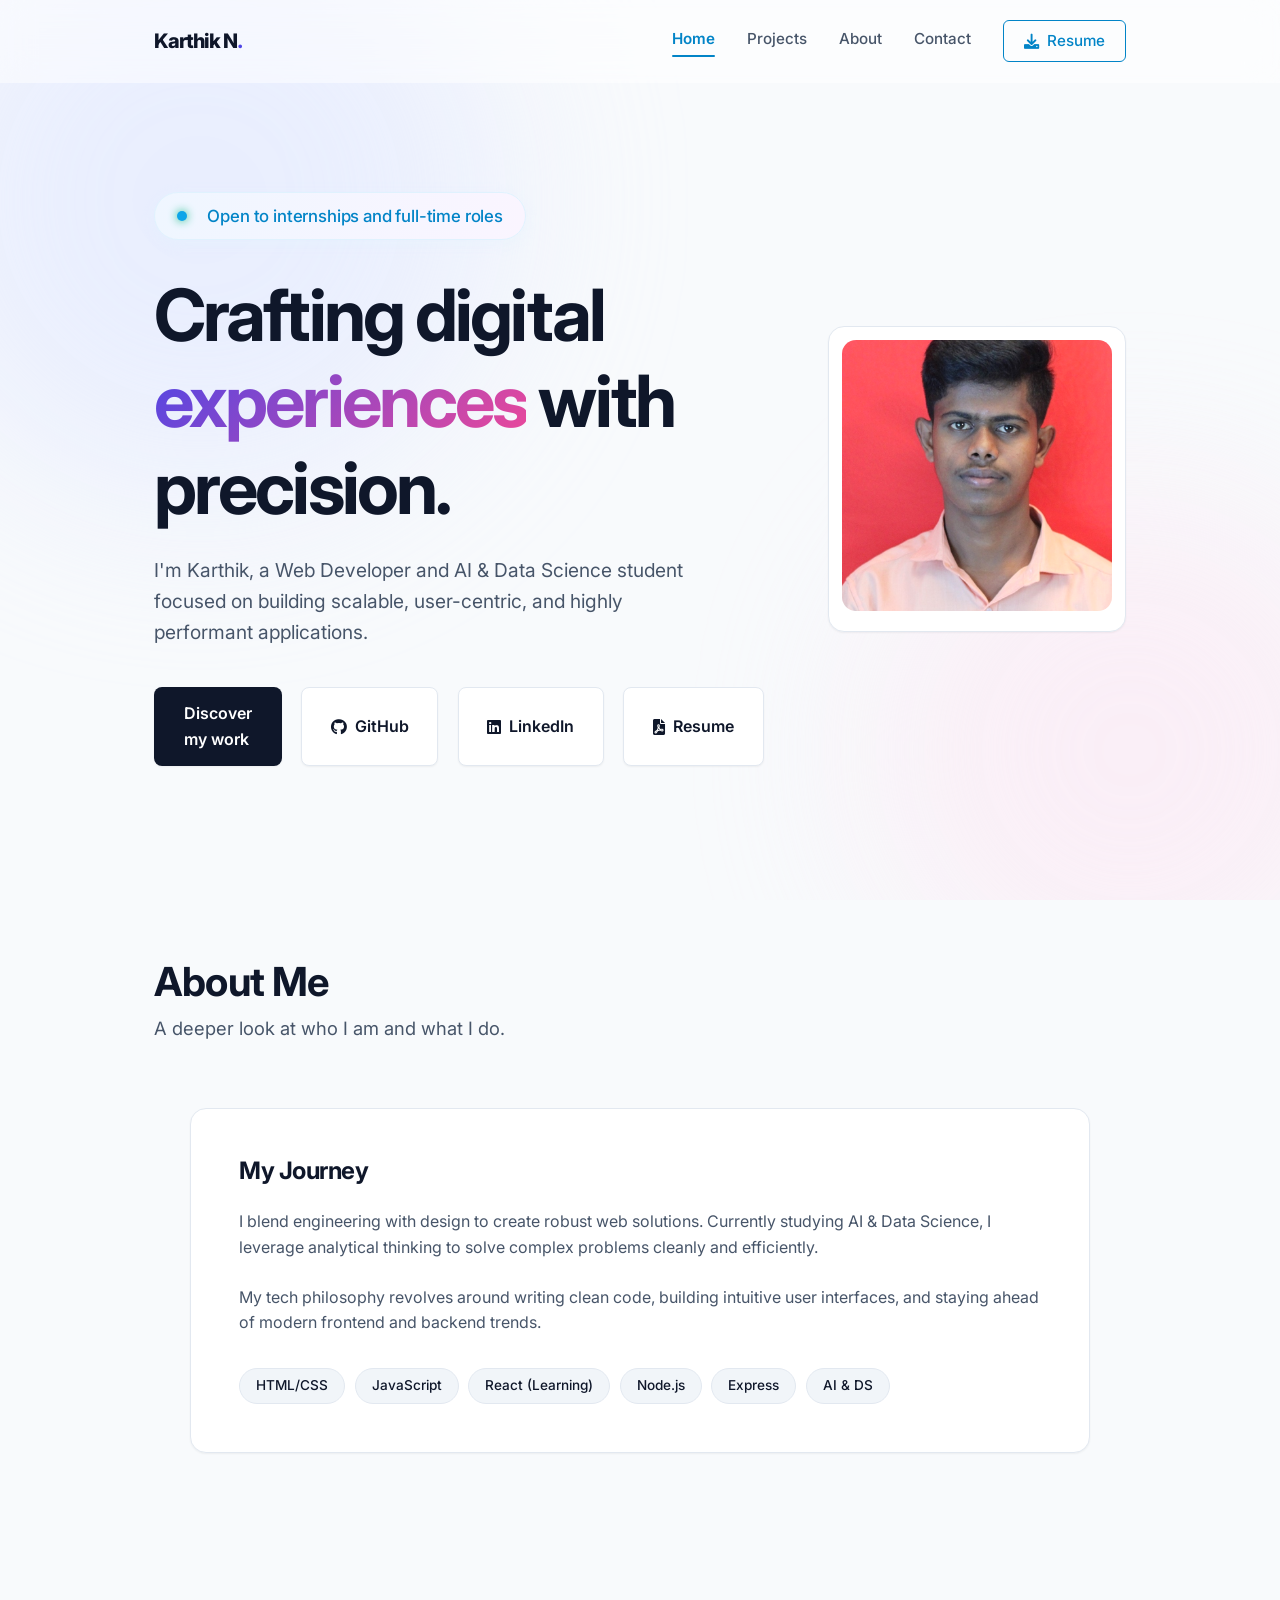
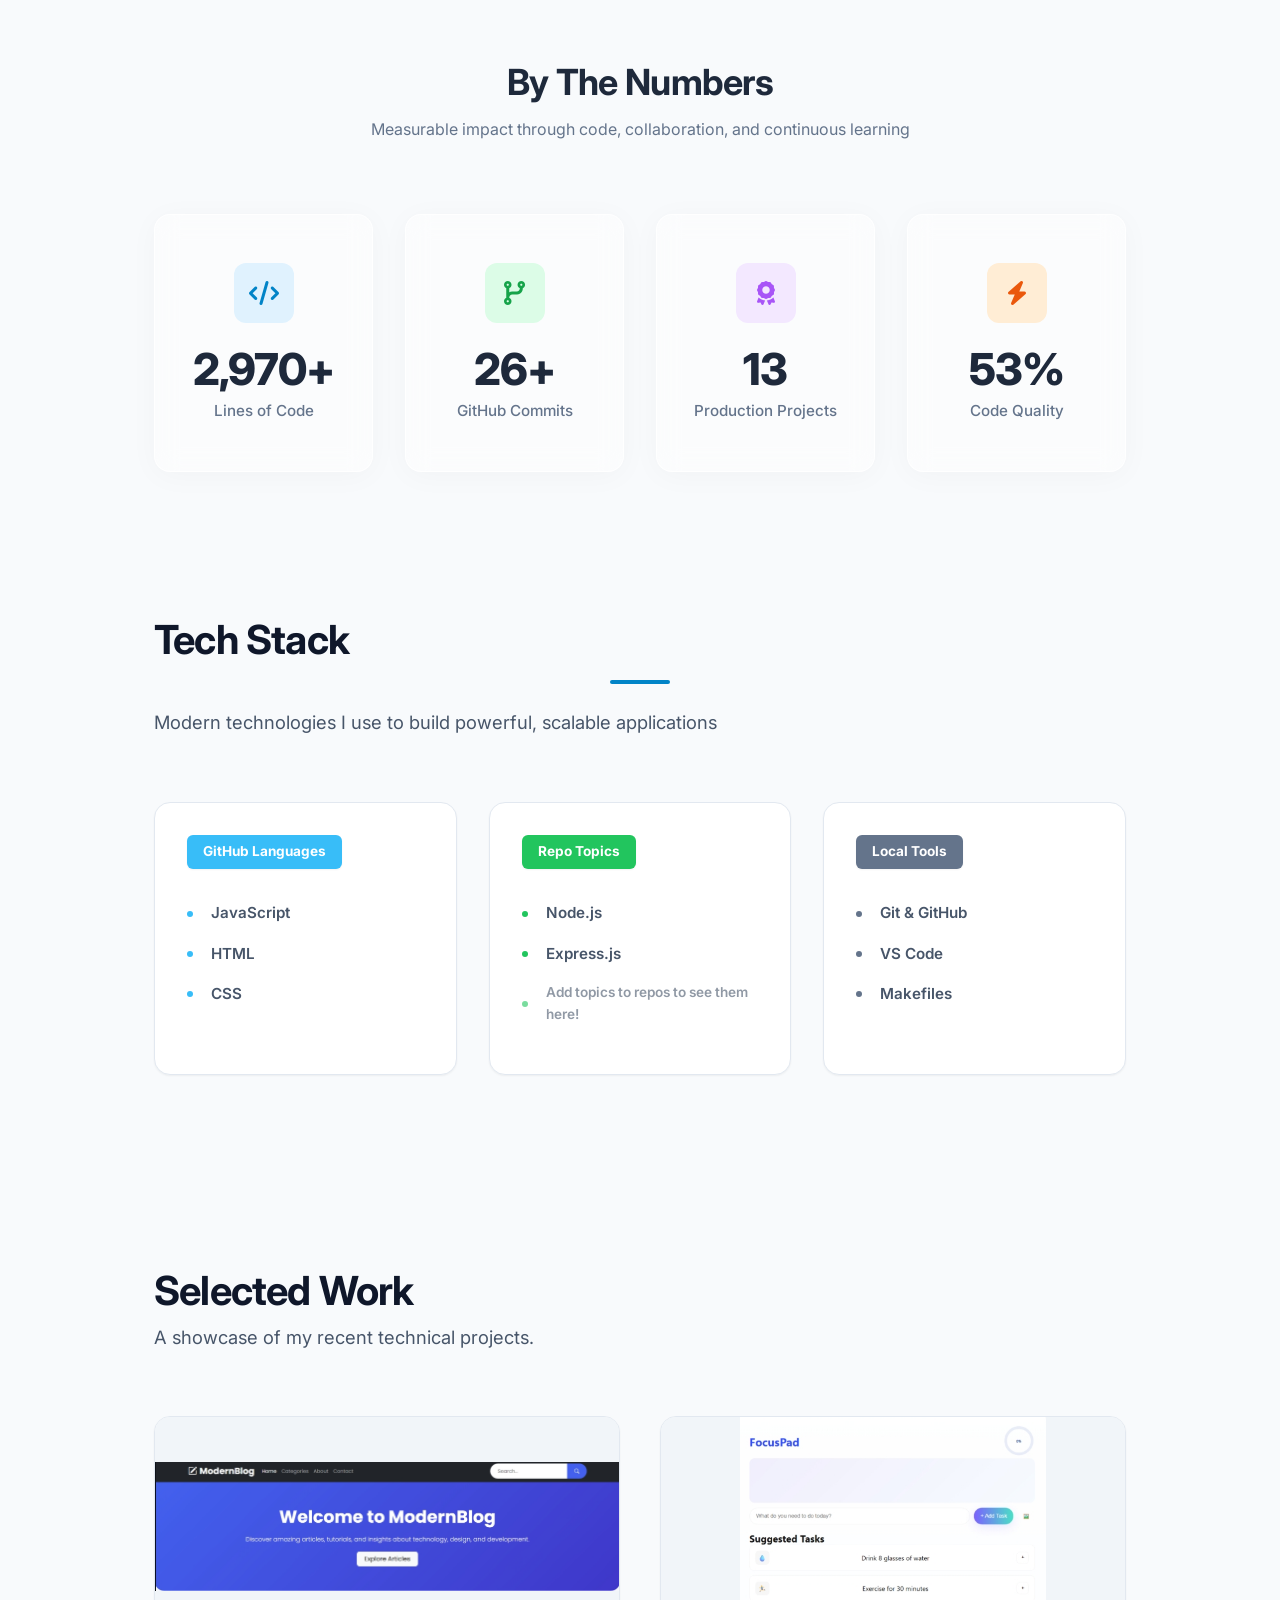
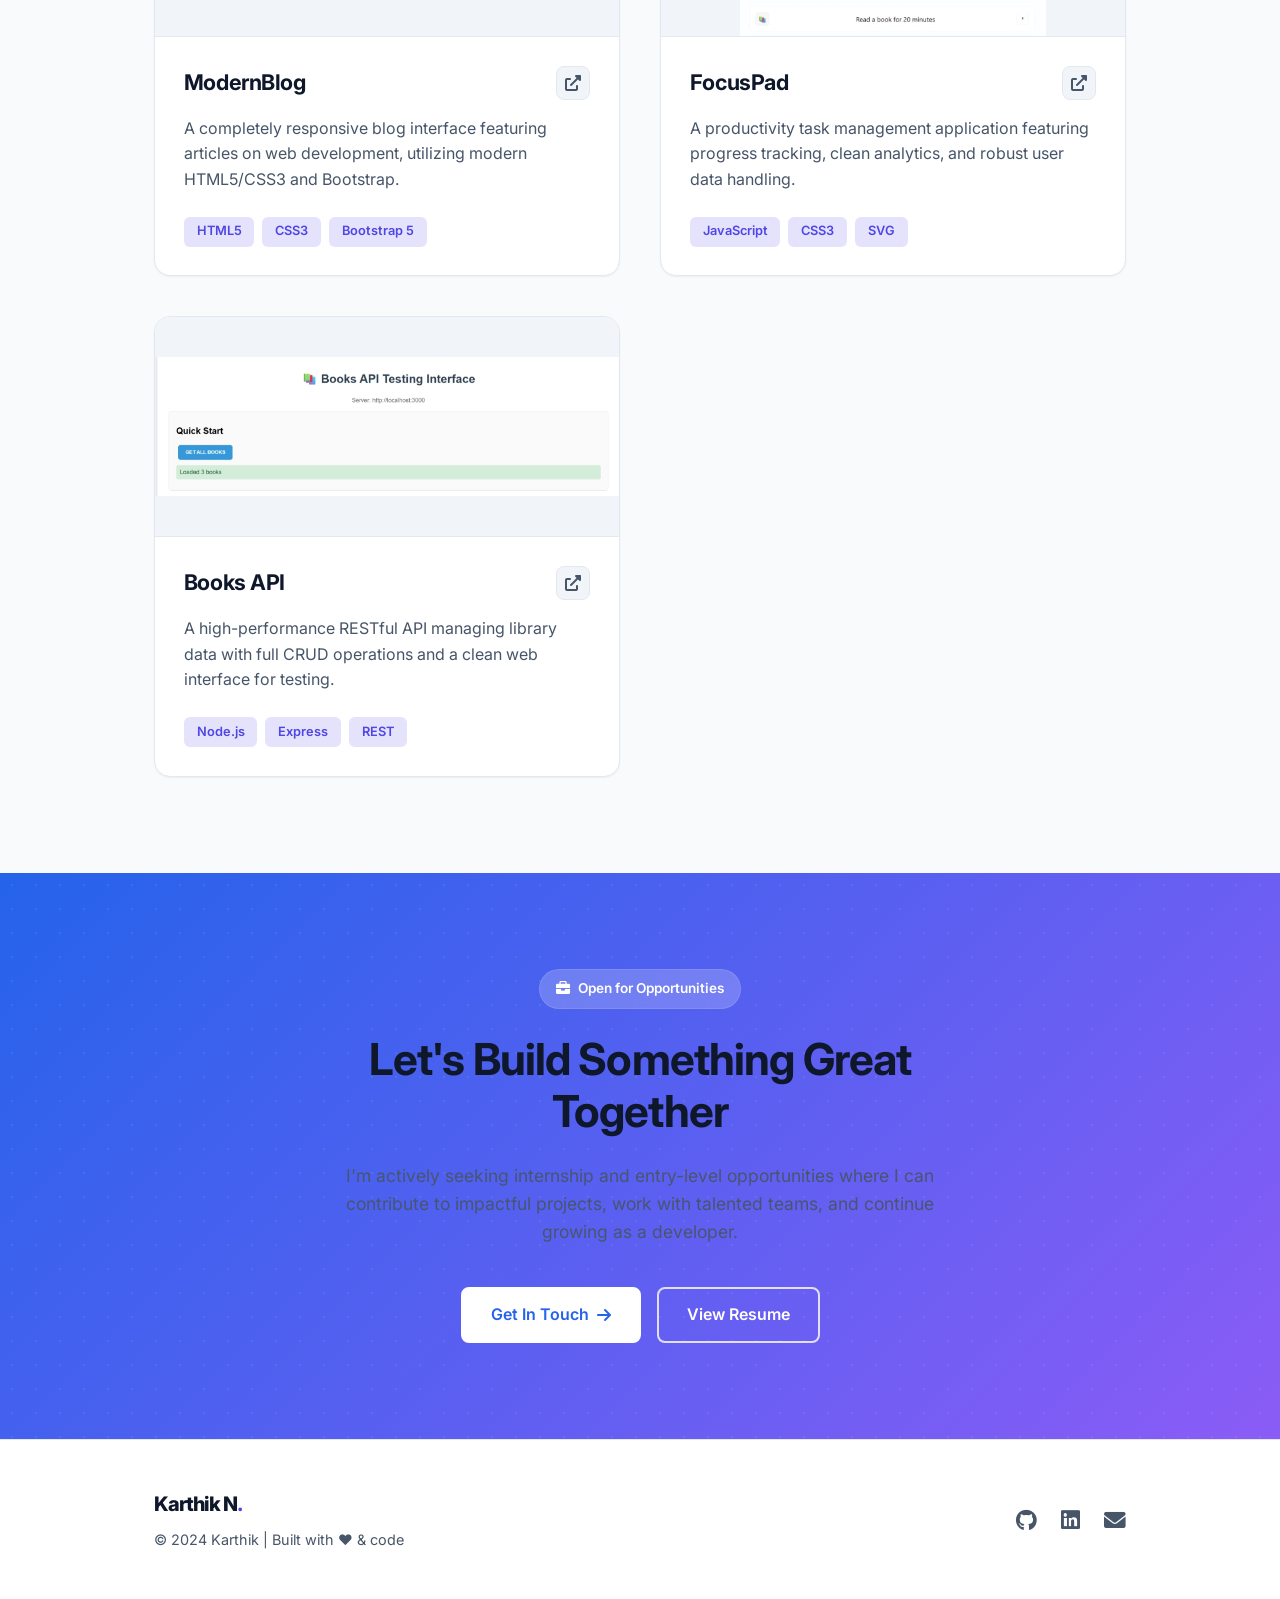
<file: index.html>
<!DOCTYPE html>
<html lang="en">

<head>
    <meta charset="UTF-8">
    <meta name="viewport" content="width=device-width, initial-scale=1.0">
    <title>Karthik. | Web Developer</title>

    <!-- Premium Font: Inter -->
    <link rel="preconnect" href="https://fonts.googleapis.com">
    <link rel="preconnect" href="https://fonts.gstatic.com" crossorigin>
    <link href="https://fonts.googleapis.com/css2?family=Inter:wght@300;400;500;600;700;800&display=swap"
        rel="stylesheet">

    <!-- Icons -->
    <link rel="stylesheet" href="https://cdnjs.cloudflare.com/ajax/libs/font-awesome/6.0.0/css/all.min.css">

    <link rel="stylesheet" href="style.css">
</head>

<body>
    <!-- Vibrant ambient background shapes for light theme -->
    <div class="ambient-shapes">
        <div class="shape shape-1"></div>
        <div class="shape shape-2"></div>
    </div>

    <nav class="navbar">
        <div class="nav-content">
            <a href="index.html" class="logo">Karthik N<span>.</span></a>
            <div class="nav-links">
                <a href="index.html" class="nav-active">Home</a>
                <a href="projects.html">Projects</a>
                <a href="about.html">About</a>
                <a href="contact.html">Contact</a>
                <a href="karthik%20resume.pdf" target="_blank" class="nav-resume"><i class="fas fa-download"></i>
                    Resume</a>
            </div>
            <!-- Mobile Menu Toggle -->
            <button class="mobile-menu-btn"><i class="fas fa-bars"></i></button>
        </div>
    </nav>

    <main>
        <!-- Hero Section -->
        <section class="hero" id="home">
            <div class="container hero-container">
                <div class="hero-text reveal-up">
                    <div class="status-pill">
                        <span class="pulse-dot"></span> Open to internships and full-time roles
                    </div>
                    <h1 class="hero-title">Crafting digital <br><span class="text-gradient">experiences</span> with
                        precision.</h1>
                    <p class="hero-subtitle">I'm Karthik, a Web Developer and AI & Data Science student focused on
                        building scalable, user-centric, and highly performant applications.</p>

                    <div class="hero-actions">
                        <a href="#projects" class="btn btn-primary">Discover my work</a>
                        <a href="https://github.com/Karthikn-code" target="_blank" class="btn btn-secondary"><i
                                class="fab fa-github"></i> GitHub</a>
                        <a href="https://www.linkedin.com/in/karthik-n-40146136a/" target="_blank"
                            class="btn btn-secondary"><i class="fab fa-linkedin"></i> LinkedIn</a>
                        <a href="karthik%20resume.pdf" target="_blank" class="btn btn-secondary"><i
                                class="fas fa-file-pdf"></i> Resume</a>
                    </div>
                </div>

                <div class="hero-visual reveal-up delay-1">
                    <div class="profile-card shiny-edge">
                        <img src="karthik.jpg" alt="Karthik N" class="profile-img">
                        <div class="card-glow"></div>
                    </div>
                </div>
            </div>
        </section>

        <!-- About Section -->
        <section class="about" id="about">
            <div class="container">
                <div class="section-header reveal-up text-center">
                    <h2 class="section-title">About Me</h2>
                    <p class="section-desc">A deeper look at who I am and what I do.</p>
                </div>

                <div class="about-grid reveal-up delay-1" style="max-width: 900px; margin: 0 auto;">
                    <div class="about-text shiny-edge">
                        <div class="card-glow"></div>
                        <h3>My Journey</h3>
                        <p style="margin-bottom: 1.5rem;">I blend engineering with design to create robust web
                            solutions. Currently studying AI & Data Science, I leverage analytical thinking to solve
                            complex problems cleanly and efficiently.</p>
                        <p style="margin-bottom: 2rem;">My tech philosophy revolves around writing clean code, building
                            intuitive user interfaces, and staying ahead of modern frontend and backend trends.</p>

                        <div class="skills-container">
                            <span class="skill-tag">HTML/CSS</span>
                            <span class="skill-tag">JavaScript</span>
                            <span class="skill-tag">React (Learning)</span>
                            <span class="skill-tag">Node.js</span>
                            <span class="skill-tag">Express</span>
                            <span class="skill-tag">AI & DS</span>
                        </div>
                    </div>
                </div>
            </div>
        </section>

        <!-- Dark Premium Stats Section -->
        <section class="dark-stats-section" id="stats">
            <div class="container">
                <div class="dark-stats-header reveal-up text-center">
                    <h2 class="section-title">By The Numbers</h2>
                    <p class="section-desc">Measurable impact through code, collaboration, and continuous learning</p>
                </div>

                <div class="dark-stats-grid reveal-up delay-1">
                    <div class="dark-stat-card">
                        <div class="dark-stat-icon-wrapper bg-blue-light">
                            <i class="fas fa-code"></i>
                        </div>
                        <h3 class="dark-stat-num"><span class="counter" id="stat-lines" data-target="11000">0</span>+
                        </h3>
                        <p class="dark-stat-title">Lines of Code</p>
                    </div>

                    <div class="dark-stat-card">
                        <div class="dark-stat-icon-wrapper bg-green-light">
                            <i class="fas fa-code-branch"></i>
                        </div>
                        <h3 class="dark-stat-num"><span class="counter" id="stat-commits" data-target="26">0</span>+
                        </h3>
                        <p class="dark-stat-title">GitHub Commits</p>
                    </div>

                    <div class="dark-stat-card">
                        <div class="dark-stat-icon-wrapper bg-purple-light">
                            <i class="fas fa-award"></i>
                        </div>
                        <h3 class="dark-stat-num"><span class="counter" id="stat-projects" data-target="13">0</span>
                        </h3>
                        <p class="dark-stat-title">Production Projects</p>
                    </div>

                    <div class="dark-stat-card">
                        <div class="dark-stat-icon-wrapper bg-orange-light">
                            <i class="fas fa-bolt"></i>
                        </div>
                        <h3 class="dark-stat-num"><span class="counter" data-target="95">0</span>%</h3>
                        <p class="dark-stat-title">Code Quality</p>
                    </div>
                </div>
            </div>
        </section>

        <!-- Tech Stack Section -->
        <section class="tech-stack" id="tech">
            <div class="container">
                <div class="section-header reveal-up text-center">
                    <h2 class="section-title">Tech Stack</h2>
                    <div class="header-line"></div>
                    <p class="section-desc">Modern technologies I use to build powerful, scalable applications</p>
                </div>

                <div class="tech-grid reveal-up delay-1">
                    <!-- Languages -->
                    <div class="tech-card shiny-edge">
                        <div class="card-glow"></div>
                        <div class="tech-badge badge-blue">GitHub Languages</div>
                        <ul class="tech-list list-blue" id="dynamic-languages-index">
                            <li>JavaScript</li>
                            <li>HTML</li>
                            <li>CSS</li>
                        </ul>
                    </div>
                    <!-- Frameworks & Topics -->
                    <div class="tech-card shiny-edge">
                        <div class="card-glow"></div>
                        <div class="tech-badge badge-green">Repo Topics</div>
                        <ul class="tech-list list-green" id="dynamic-topics-index">
                            <li>Node.js</li>
                            <li>Express.js</li>
                            <li style="opacity: 0.6; font-size: 0.85rem;">Add topics to repos to see them here!</li>
                        </ul>
                    </div>
                    <!-- Tools -->
                    <div class="tech-card shiny-edge">
                        <div class="card-glow"></div>
                        <div class="tech-badge badge-grey">Local Tools</div>
                        <ul class="tech-list list-grey">
                            <li>Git & GitHub</li>
                            <li>VS Code</li>
                            <li>Makefiles</li>
                        </ul>
                    </div>
                </div>
            </div>
        </section>



        <!-- Projects Section -->
        <section class="projects" id="projects">
            <div class="container">
                <div class="section-header reveal-up">
                    <h2 class="section-title">Selected Work</h2>
                    <p class="section-desc">A showcase of my recent technical projects.</p>
                </div>

                <div class="projects-grid">
                    <!-- Project 1 -->
                    <article class="project-card shiny-edge reveal-up">
                        <div class="card-glow"></div>
                        <div class="project-image-wrapper">
                            <img src="modern blog.jpeg" alt="ModernBlog" class="project-img">
                        </div>
                        <div class="project-content">
                            <div class="project-meta">
                                <h3>ModernBlog</h3>
                                <a href="https://github.com/Karthikn-code/task-8" target="_blank"
                                    class="project-link"><i class="fas fa-external-link-alt"></i></a>
                            </div>
                            <p>A completely responsive blog interface featuring articles on web development, utilizing
                                modern HTML5/CSS3 and Bootstrap.</p>
                            <div class="project-tags">
                                <span>HTML5</span>
                                <span>CSS3</span>
                                <span>Bootstrap 5</span>
                            </div>
                        </div>
                    </article>

                    <!-- Project 2 -->
                    <article class="project-card shiny-edge reveal-up delay-1">
                        <div class="card-glow"></div>
                        <div class="project-image-wrapper">
                            <img src="focuspad.jpeg" alt="FocusPad" class="project-img">
                        </div>
                        <div class="project-content">
                            <div class="project-meta">
                                <h3>FocusPad</h3>
                                <a href="https://github.com/Karthikn-code/Task-2" target="_blank"
                                    class="project-link"><i class="fas fa-external-link-alt"></i></a>
                            </div>
                            <p>A productivity task management application featuring progress tracking, clean analytics,
                                and robust user data handling.</p>
                            <div class="project-tags">
                                <span>JavaScript</span>
                                <span>CSS3</span>
                                <span>SVG</span>
                            </div>
                        </div>
                    </article>

                    <!-- Project 3 -->
                    <article class="project-card shiny-edge reveal-up delay-2">
                        <div class="card-glow"></div>
                        <div class="project-image-wrapper">
                            <img src="rest API.jpeg" alt="Books API" class="project-img">
                        </div>
                        <div class="project-content">
                            <div class="project-meta">
                                <h3>Books API</h3>
                                <a href="https://github.com/Karthikn-code/Task-3" target="_blank"
                                    class="project-link"><i class="fas fa-external-link-alt"></i></a>
                            </div>
                            <p>A high-performance RESTful API managing library data with full CRUD operations and a
                                clean web interface for testing.</p>
                            <div class="project-tags">
                                <span>Node.js</span>
                                <span>Express</span>
                                <span>REST</span>
                            </div>
                        </div>
                    </article>
                </div>
            </div>
        </section>

        <!-- Gradient CTA Section -->
        <section class="cta-gradient-section">
            <div class="cta-content reveal-up">
                <div class="cta-badge">
                    <i class="fas fa-briefcase"></i> Open for Opportunities
                </div>
                <h2 class="cta-title">Let's Build Something Great<br>Together</h2>
                <p class="cta-desc">I'm actively seeking internship and entry-level opportunities where I can contribute
                    to impactful projects, work with talented teams, and continue growing as a developer.</p>
                <div class="cta-buttons-wrapper">
                    <a href="contact.html" class="btn-cta-white">Get In Touch <i class="fas fa-arrow-right"></i></a>
                    <a href="karthik%20resume.pdf" target="_blank" class="btn-cta-outline">View Resume</a>
                </div>
            </div>
        </section>
    </main>

    <!-- Footer -->
    <footer class="no-top-margin">
        <div class="container footer-container">
            <div class="footer-left">
                <a href="#" class="logo">Karthik N<span>.</span></a>
                <p>&copy; 2024 Karthik | Built with ❤️ & code</p>
            </div>
            <div class="footer-socials">
                <a href="https://github.com/Karthikn-code" target="_blank" aria-label="GitHub"><i
                        class="fab fa-github"></i></a>
                <a href="https://www.linkedin.com/in/karthik-n-40146136a/" target="_blank" aria-label="LinkedIn"><i
                        class="fab fa-linkedin"></i></a>
                <a href="mailto:karthiknreddy28@gmail.com" aria-label="Email"><i class="fas fa-envelope"></i></a>
            </div>
        </div>
    </footer>

    <script src="script.js?v=7"></script>
</body>

</html>
</file>
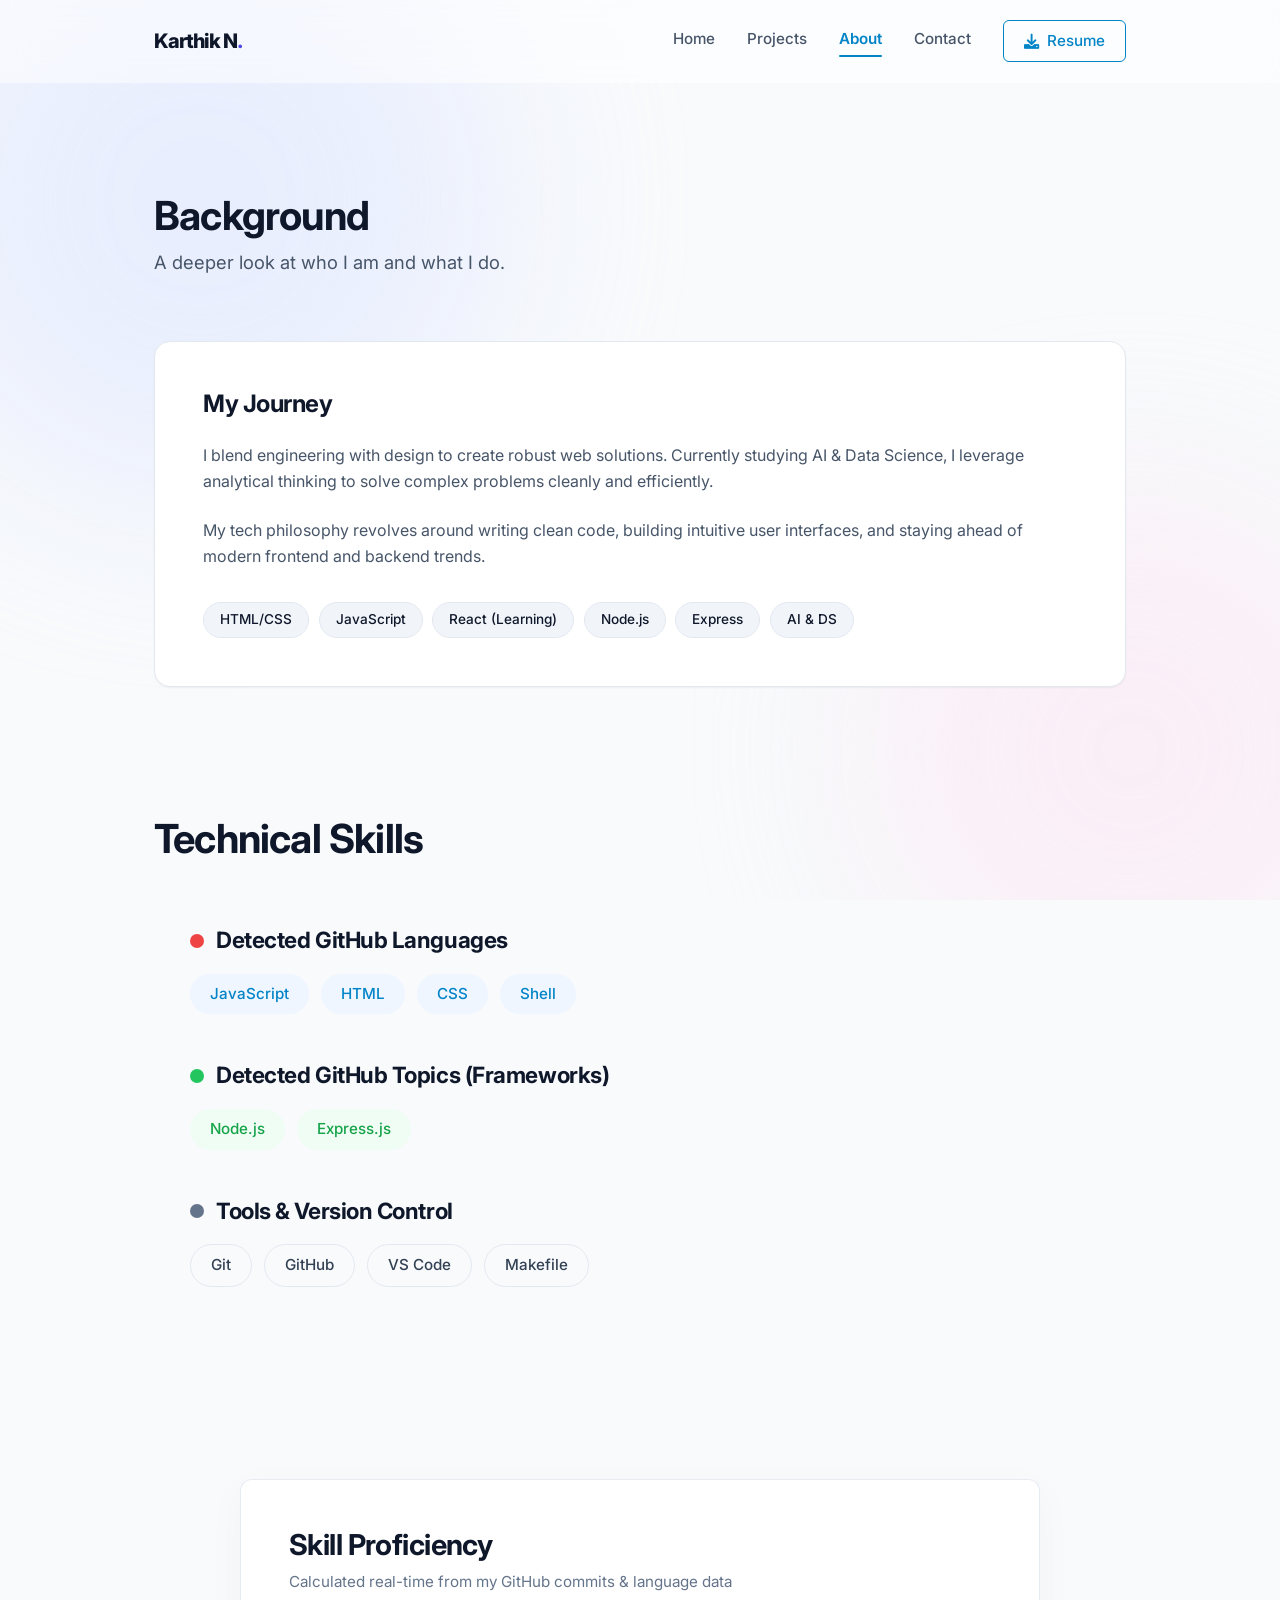
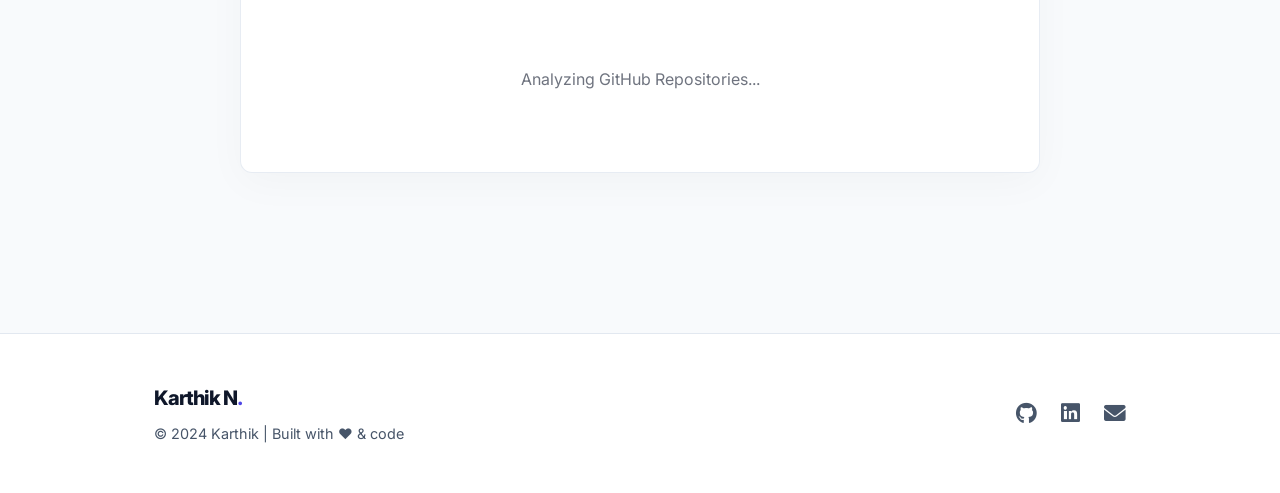
<file: about.html>
<!DOCTYPE html>
<html lang="en">

<head>
    <meta charset="UTF-8">
    <meta name="viewport" content="width=device-width, initial-scale=1.0">
    <title>About Karthik | Web Developer</title>

    <link rel="preconnect" href="https://fonts.googleapis.com">
    <link rel="preconnect" href="https://fonts.gstatic.com" crossorigin>
    <link href="https://fonts.googleapis.com/css2?family=Inter:wght@300;400;500;600;700;800&display=swap"
        rel="stylesheet">
    <link rel="stylesheet" href="https://cdnjs.cloudflare.com/ajax/libs/font-awesome/6.0.0/css/all.min.css">

    <link rel="stylesheet" href="style.css">
</head>

<body>
    <div class="ambient-shapes">
        <div class="shape shape-1"></div>
        <div class="shape shape-2"></div>
    </div>

    <nav class="navbar">
        <div class="nav-content">
            <a href="index.html" class="logo">Karthik N<span>.</span></a>
            <div class="nav-links">
                <a href="index.html">Home</a>
                <a href="projects.html">Projects</a>
                <a href="about.html" class="nav-active">About</a>
                <a href="contact.html">Contact</a>
                <a href="karthik%20resume.pdf" target="_blank" class="nav-resume"><i class="fas fa-download"></i>
                    Resume</a>
            </div>
            <button class="mobile-menu-btn"><i class="fas fa-bars"></i></button>
        </div>
    </nav>

    <main style="padding-top: 6rem; min-height: 80vh;">
        <section class="about" id="about">
            <div class="container">
                <div class="section-header reveal-up">
                    <h2 class="section-title">Background</h2>
                    <p class="section-desc">A deeper look at who I am and what I do.</p>
                </div>

                <div class="about-grid reveal-up delay-1">
                    <div class="about-text shiny-edge">
                        <h3>My Journey</h3>
                        <p>I blend engineering with design to create robust web solutions. Currently studying AI & Data
                            Science, I leverage analytical thinking to solve complex problems cleanly and efficiently.
                        </p>
                        <p>My tech philosophy revolves around writing clean code, building intuitive user interfaces,
                            and staying ahead of modern frontend and backend trends.</p>

                        <div class="skills-container mt-4">
                            <span class="skill-tag">HTML/CSS</span>
                            <span class="skill-tag">JavaScript</span>
                            <span class="skill-tag">React (Learning)</span>
                            <span class="skill-tag">Node.js</span>
                            <span class="skill-tag">Express</span>
                            <span class="skill-tag">AI & DS</span>
                        </div>
                    </div>
                </div>
            </div>
        </section>

        <!-- Technical Skills Section -->
        <section class="technical-skills" style="padding-bottom: 6rem;">
            <div class="container">
                <div class="section-header reveal-up text-center">
                    <h2 class="section-title" style="margin-bottom: 3rem;">Technical Skills</h2>
                </div>

                <div class="skills-layout reveal-up delay-1">

                    <div class="skill-category">
                        <h3 class="category-red">Detected GitHub Languages</h3>
                        <div class="skills-wrapper cat-blue" id="dynamic-languages-about">
                            <span class="skill-pill">JavaScript</span>
                            <span class="skill-pill">HTML</span>
                            <span class="skill-pill">CSS</span>
                            <span class="skill-pill">Shell</span>
                        </div>
                    </div>

                    <div class="skill-category">
                        <h3 class="category-green">Detected GitHub Topics (Frameworks)</h3>
                        <div class="skills-wrapper cat-green" id="dynamic-topics-about">
                            <span class="skill-pill">Node.js</span>
                            <span class="skill-pill">Express.js</span>
                        </div>
                    </div>

                    <div class="skill-category">
                        <h3 class="category-grey">Tools & Version Control</h3>
                        <div class="skills-wrapper cat-grey">
                            <span class="skill-pill">Git</span>
                            <span class="skill-pill">GitHub</span>
                            <span class="skill-pill">VS Code</span>
                            <span class="skill-pill">Makefile</span>
                        </div>
                    </div>

                </div>
            </div>
        </section>

        <!-- Skill Proficiency Section -->
        <section class="skill-proficiency" style="padding-bottom: 6rem;">
            <div class="container">
                <div class="proficiency-card shiny-edge reveal-up">
                    <h2 class="card-title">Skill Proficiency</h2>
                    <p class="card-subtitle">Calculated real-time from my GitHub commits & language data</p>
                    <div class="proficiency-list" id="dynamic-skill-bars">
                        <div style="opacity: 0.6; text-align: center; padding: 2rem 0;">Analyzing GitHub Repositories...
                        </div>
                        <!-- Bars injected here via JS -->
                    </div>
                </div>
            </div>
        </section>
    </main>

    <footer>
        <div class="container footer-container">
            <div class="footer-left">
                <a href="index.html" class="logo">Karthik N<span>.</span></a>
                <p>&copy; 2024 Karthik | Built with ❤️ & code</p>
            </div>
            <div class="footer-socials">
                <a href="https://github.com/Karthikn-code" target="_blank" aria-label="GitHub"><i
                        class="fab fa-github"></i></a>
                <a href="https://www.linkedin.com/in/karthik-n-40146136a/" target="_blank" aria-label="LinkedIn"><i
                        class="fab fa-linkedin"></i></a>
                <a href="mailto:karthiknreddy28@gmail.com" aria-label="Email"><i class="fas fa-envelope"></i></a>
            </div>
        </div>
    </footer>

    <script src="script.js?v=3"></script>
</body>

</html>
</file>
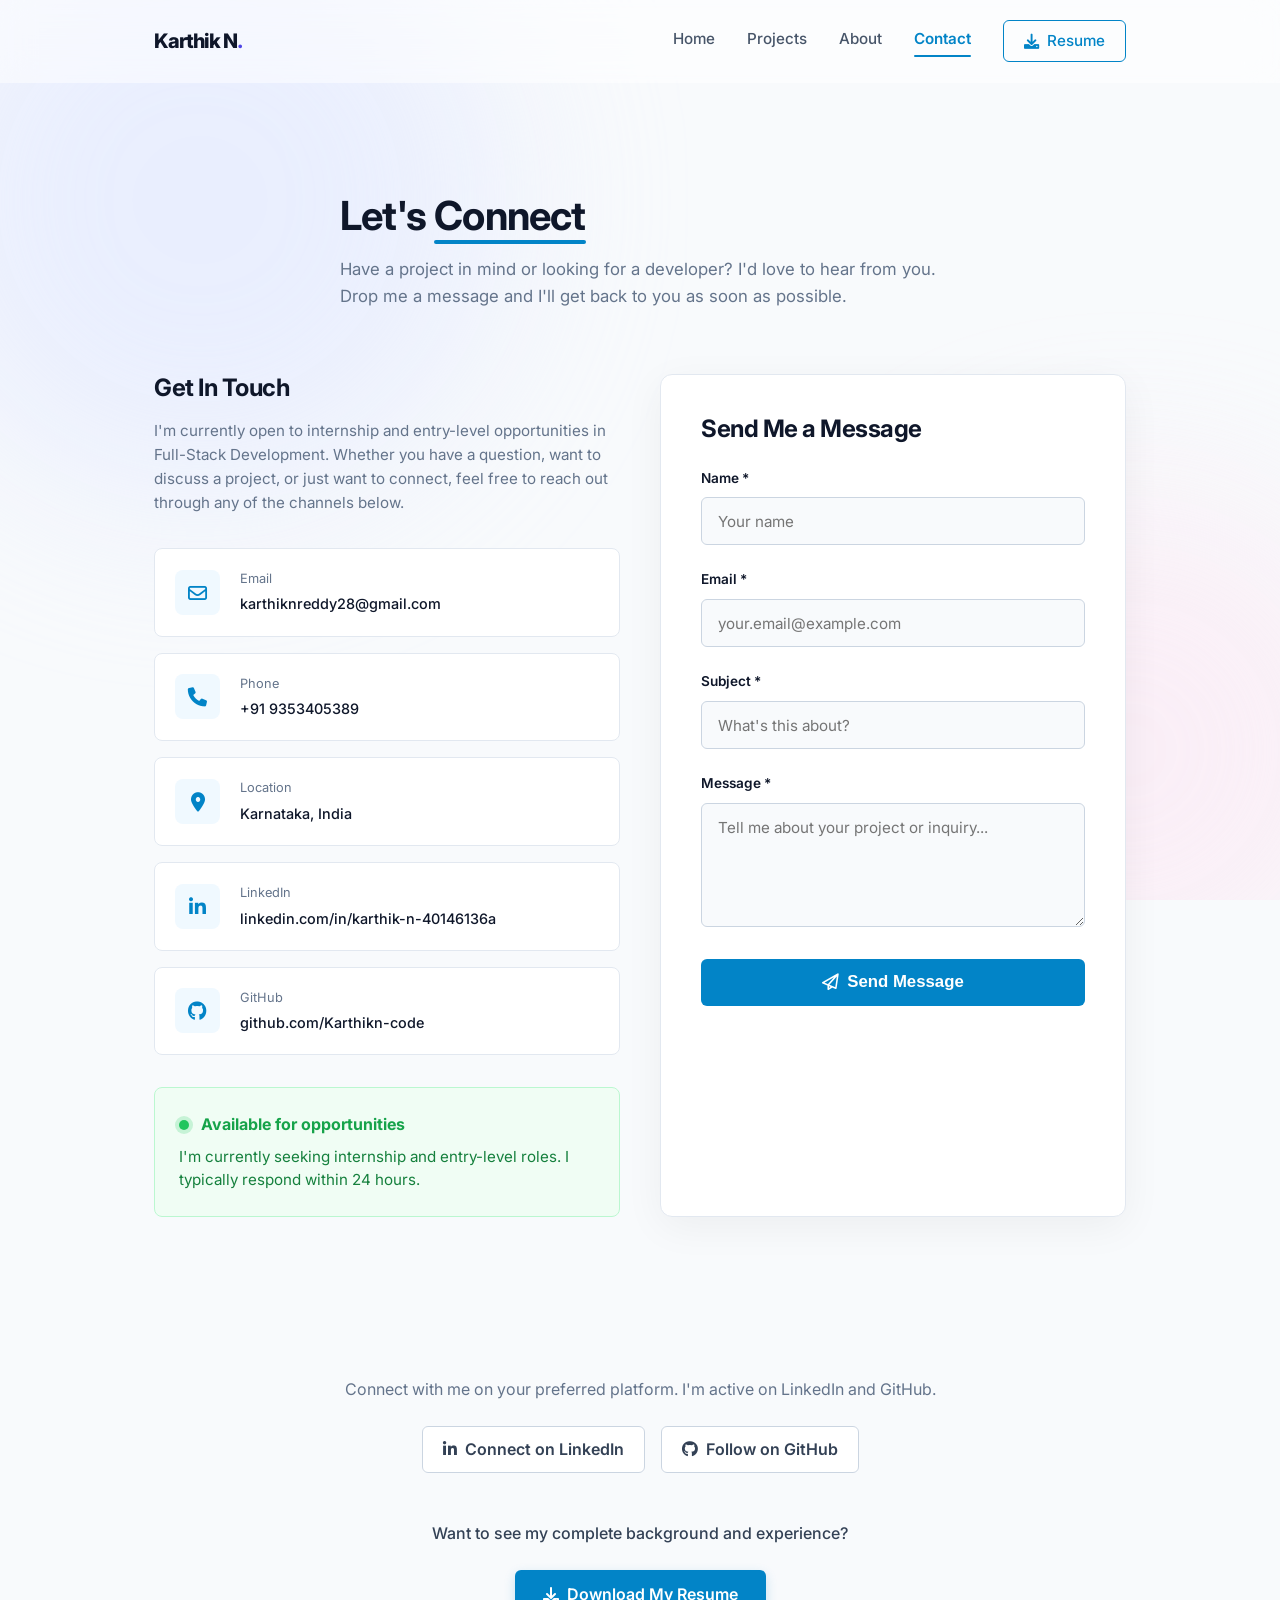
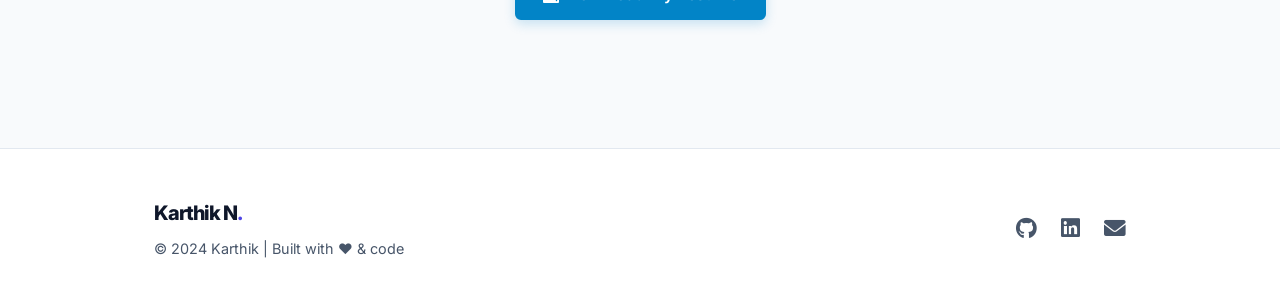
<file: contact.html>
<!DOCTYPE html>
<html lang="en">

<head>
    <meta charset="UTF-8">
    <meta name="viewport" content="width=device-width, initial-scale=1.0">
    <title>Contact Karthik | Let's Connect</title>

    <link rel="preconnect" href="https://fonts.googleapis.com">
    <link rel="preconnect" href="https://fonts.gstatic.com" crossorigin>
    <link href="https://fonts.googleapis.com/css2?family=Inter:wght@300;400;500;600;700;800&display=swap" rel="stylesheet">
    <link rel="stylesheet" href="https://cdnjs.cloudflare.com/ajax/libs/font-awesome/6.0.0/css/all.min.css">

    <link rel="stylesheet" href="style.css">
</head>

<body>
    <div class="ambient-shapes">
        <div class="shape shape-1"></div>
        <div class="shape shape-2"></div>
    </div>

    <nav class="navbar">
        <div class="nav-content">
            <a href="index.html" class="logo">Karthik N<span>.</span></a>
            <div class="nav-links">
                <a href="index.html">Home</a>
                <a href="projects.html">Projects</a>
                <a href="about.html">About</a>
                <a href="contact.html" class="nav-active">Contact</a>
                <a href="karthik%20resume.pdf" target="_blank" class="nav-resume"><i class="fas fa-download"></i> Resume</a>
            </div>
            <button class="mobile-menu-btn"><i class="fas fa-bars"></i></button>
        </div>
    </nav>

    <main style="padding-top: 6rem; min-height: 80vh;">
        <!-- New Contact Section -->
        <section class="contact-section" id="contact" style="padding: 6rem 0; background-color: transparent;">
            <div class="container">
                <div class="contact-header text-center reveal-up" style="max-width: 600px; margin: 0 auto 4rem;">
                    <h2 class="contact-title" style="font-size: 2.5rem; font-weight: 700; color: #0f172a; margin-bottom: 1rem;">Let's <span style="position: relative; padding-bottom: 4px;">Connect<span style="position: absolute; bottom: 0; left: 0; width: 100%; height: 4px; background-color: #0284c7; border-radius: 2px;"></span></span></h2>
                    <p style="color: #64748b; font-size: 1.05rem; line-height: 1.6;">Have a project in mind or looking for a developer? I'd love to hear from you. Drop me a message and I'll get back to you as soon as possible.</p>
                </div>

                <div class="contact-grid">
                    <!-- Left: Contact Info -->
                    <div class="contact-info-panel reveal-up">
                        <h3 style="font-size: 1.5rem; color: #0f172a; margin-bottom: 1rem;">Get In Touch</h3>
                        <p style="color: #64748b; margin-bottom: 2rem; font-size: 0.95rem; line-height: 1.6;">
                            I'm currently open to internship and entry-level opportunities in Full-Stack Development. Whether you have a question, want to discuss a project, or just want to connect, feel free to reach out through any of the channels below.
                        </p>

                        <div class="info-cards">
                            <div class="info-card">
                                <div class="icon-box"><i class="far fa-envelope"></i></div>
                                <div class="info-details">
                                    <span class="info-label">Email</span>
                                    <span class="info-value">karthiknreddy28@gmail.com</span>
                                </div>
                            </div>

                            <div class="info-card">
                                <div class="icon-box"><i class="fas fa-phone-alt fa-flip-horizontal"></i></div>
                                <div class="info-details">
                                    <span class="info-label">Phone</span>
                                    <span class="info-value">+91 9353405389</span>
                                </div>
                            </div>

                            <div class="info-card">
                                <div class="icon-box"><i class="fas fa-map-marker-alt"></i></div>
                                <div class="info-details">
                                    <span class="info-label">Location</span>
                                    <span class="info-value">Karnataka, India</span>
                                </div>
                            </div>

                            <div class="info-card">
                                <div class="icon-box"><i class="fab fa-linkedin-in"></i></div>
                                <div class="info-details">
                                    <span class="info-label">LinkedIn</span>
                                    <span class="info-value">linkedin.com/in/karthik-n-40146136a</span>
                                </div>
                            </div>

                            <div class="info-card">
                                <div class="icon-box"><i class="fab fa-github"></i></div>
                                <div class="info-details">
                                    <span class="info-label">GitHub</span>
                                    <span class="info-value">github.com/Karthikn-code</span>
                                </div>
                            </div>
                        </div>

                        <div class="availability-alert">
                            <div class="alert-header">
                                <div class="status-pulse-green"></div>
                                <strong>Available for opportunities</strong>
                            </div>
                            <p>I'm currently seeking internship and entry-level roles. I typically respond within 24 hours.</p>
                        </div>
                    </div>

                    <!-- Right: Form -->
                    <div class="contact-form-panel reveal-up delay-1">
                        <h3 style="font-size: 1.5rem; color: #0f172a; margin-bottom: 1.5rem;">Send Me a Message</h3>
                        <form action="https://api.web3forms.com/submit" method="POST">
                            <input type="hidden" name="access_key" value="9f34b258-21ce-4705-abbc-884d357f949a">
                            <input type="hidden" name="subject" value="New Contact Message from Karthik Portfolio">
                            <input type="hidden" name="from_name" value="Karthik Portfolio Notification">
                            <input type="checkbox" name="botcheck" class="hidden" style="display: none;">

                            <div class="form-group">
                                <label>Name *</label>
                                <input type="text" name="name" placeholder="Your name" required>
                            </div>
                            <div class="form-group">
                                <label>Email *</label>
                                <input type="email" name="email" placeholder="your.email@example.com" required>
                            </div>
                            <div class="form-group">
                                <label>Subject *</label>
                                <input type="text" name="message_subject" placeholder="What's this about?" required>
                            </div>
                            <div class="form-group">
                                <label>Message *</label>
                                <textarea name="message" rows="5" placeholder="Tell me about your project or inquiry..." required></textarea>
                            </div>
                            <button type="submit" class="btn-submit"><i class="far fa-paper-plane"></i> Send Message</button>
                        </form>
                    </div>
                </div>
            </div>
        </section>

        <!-- Pre-footer CTA Section -->
        <section class="bottom-cta" style="background-color: transparent; padding: 4rem 0; text-align: center;">
            <div class="container">
                <p style="color: #64748b; margin-bottom: 1.5rem;">Connect with me on your preferred platform. I'm active on LinkedIn and GitHub.</p>
                <div class="cta-buttons" style="margin-bottom: 3rem; display: flex; justify-content: center; gap: 1rem; flex-wrap: wrap;">
                    <a href="https://www.linkedin.com/in/karthik-n-40146136a/" target="_blank" class="btn-outline-dark"><i class="fab fa-linkedin-in"></i> Connect on LinkedIn</a>
                    <a href="https://github.com/Karthikn-code" target="_blank" class="btn-outline-dark"><i class="fab fa-github"></i> Follow on GitHub</a>
                </div>
                
                <p style="color: #334155; font-weight: 500; margin-bottom: 1.5rem;">Want to see my complete background and experience?</p>
                <a href="karthik%20resume.pdf" target="_blank" class="btn-solid-blue"><i class="fas fa-download"></i> Download My Resume</a>
            </div>
        </section>
    </main>

    <footer>
        <div class="container footer-container">
            <div class="footer-left">
                <a href="index.html" class="logo">Karthik N<span>.</span></a>
                <p>&copy; 2024 Karthik | Built with ❤️ & code</p>
            </div>
            <div class="footer-socials">
                <a href="https://github.com/Karthikn-code" target="_blank" aria-label="GitHub"><i class="fab fa-github"></i></a>
                <a href="https://www.linkedin.com/in/karthik-n-40146136a/" target="_blank" aria-label="LinkedIn"><i class="fab fa-linkedin"></i></a>
                <a href="mailto:karthiknreddy28@gmail.com" aria-label="Email"><i class="fas fa-envelope"></i></a>
            </div>
        </div>
    </footer>

    <script src="script.js"></script>
</body>

</html>
</file>
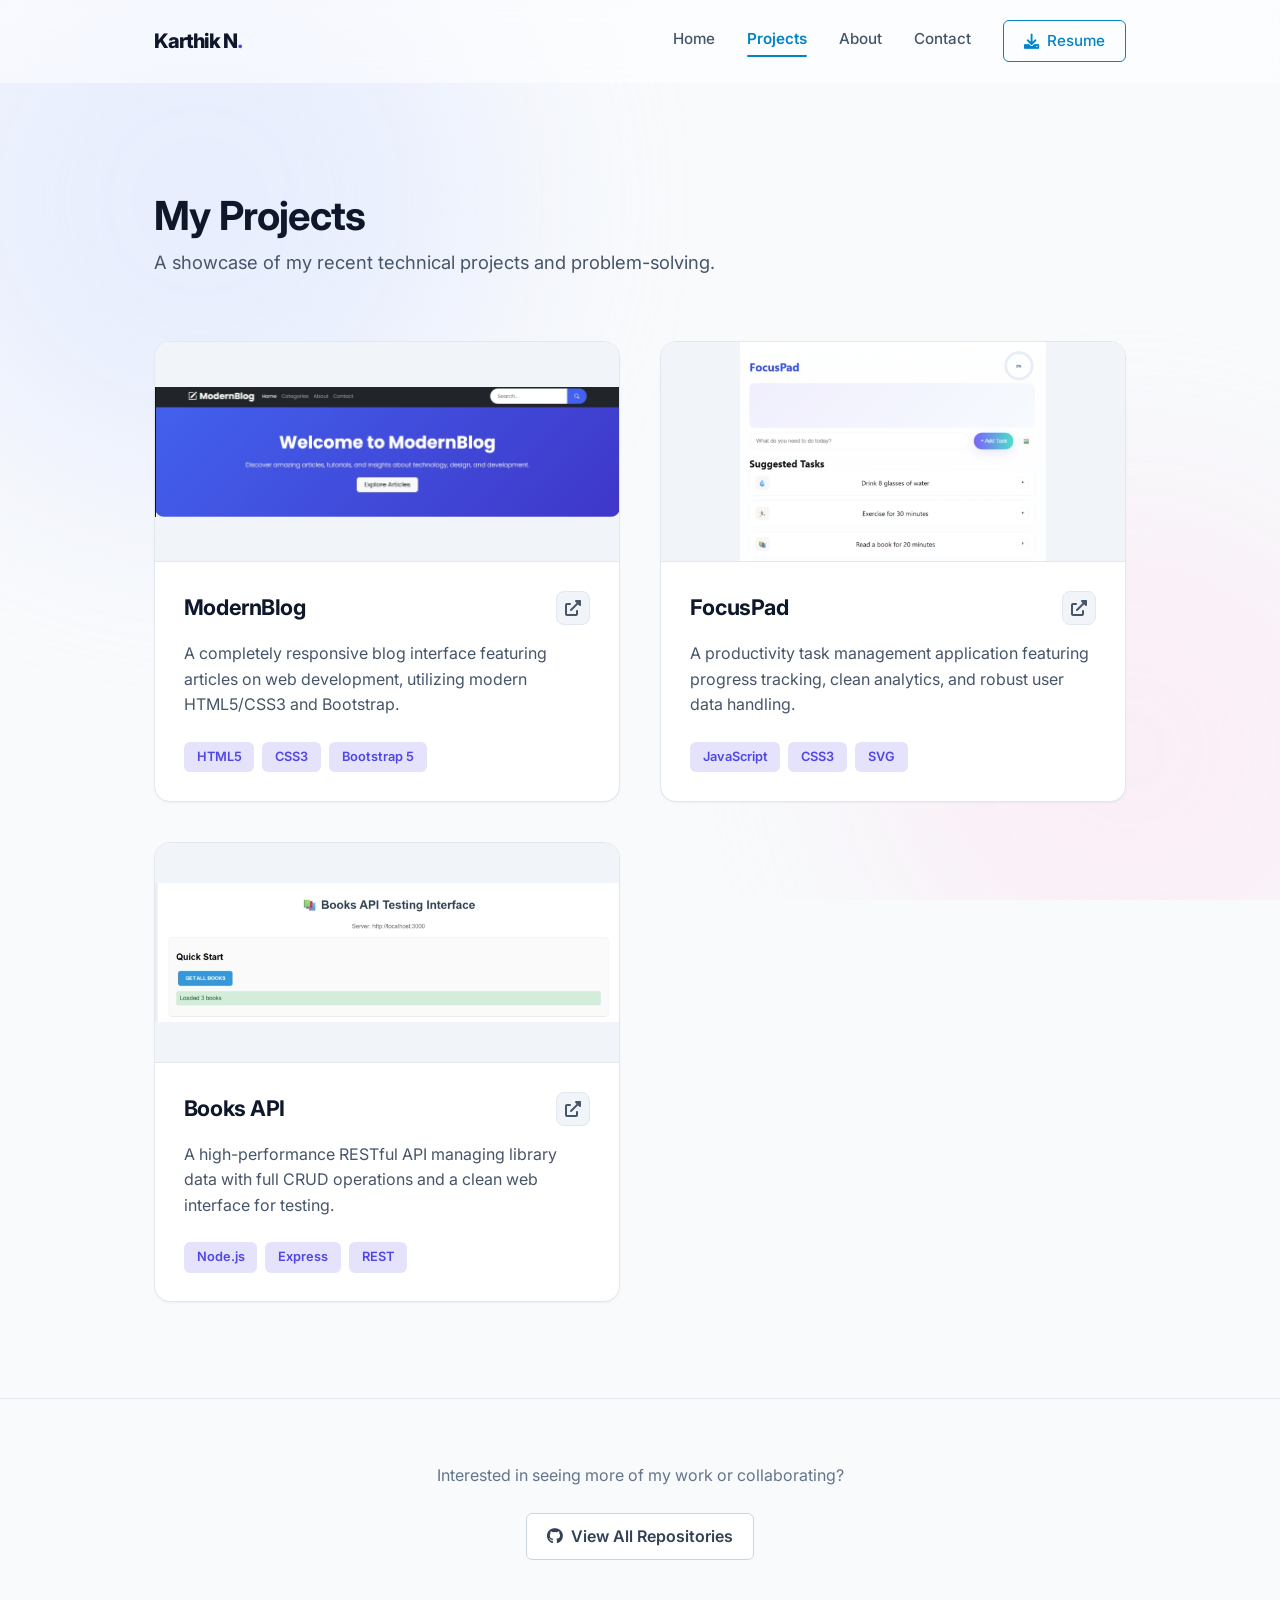
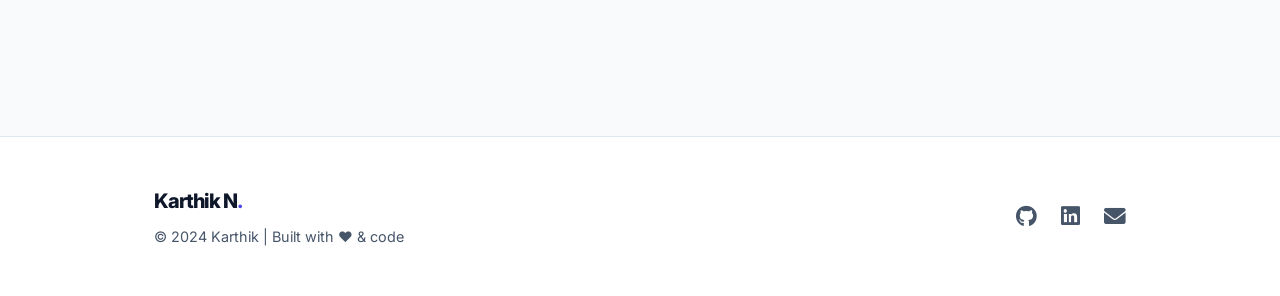
<file: projects.html>
<!DOCTYPE html>
<html lang="en">

<head>
    <meta charset="UTF-8">
    <meta name="viewport" content="width=device-width, initial-scale=1.0">
    <title>Projects | Karthik.</title>

    <link rel="preconnect" href="https://fonts.googleapis.com">
    <link rel="preconnect" href="https://fonts.gstatic.com" crossorigin>
    <link href="https://fonts.googleapis.com/css2?family=Inter:wght@300;400;500;600;700;800&display=swap"
        rel="stylesheet">
    <link rel="stylesheet" href="https://cdnjs.cloudflare.com/ajax/libs/font-awesome/6.0.0/css/all.min.css">
    <link rel="stylesheet" href="style.css">
</head>

<body>
    <div class="ambient-shapes">
        <div class="shape shape-1"></div>
        <div class="shape shape-2"></div>
    </div>

    <nav class="navbar">
        <div class="nav-content">
            <a href="index.html" class="logo">Karthik N<span>.</span></a>
            <div class="nav-links">
                <a href="index.html">Home</a>
                <a href="projects.html" class="nav-active">Projects</a>
                <a href="about.html">About</a>
                <a href="contact.html">Contact</a>
                <a href="karthik%20resume.pdf" target="_blank" class="nav-resume"><i class="fas fa-download"></i> Resume</a>
            </div>
            <button class="mobile-menu-btn"><i class="fas fa-bars"></i></button>
        </div>
    </nav>

    <main style="padding-top: 6rem; min-height: 80vh;">
        <!-- Projects Section -->
        <section class="projects" id="projects" style="padding-bottom: 6rem;">
            <div class="container">
                <div class="section-header reveal-up text-center">
                    <h2 class="section-title">My Projects</h2>
                    <p class="section-desc">A showcase of my recent technical projects and problem-solving.</p>
                </div>

                <div class="projects-grid">
                    <!-- Project 1 -->
                    <article class="project-card shiny-edge reveal-up">
                        <div class="card-glow"></div>
                        <div class="project-image-wrapper">
                            <img src="modern blog.jpeg" alt="ModernBlog" class="project-img">
                        </div>
                        <div class="project-content">
                            <div class="project-meta">
                                <h3>ModernBlog</h3>
                                <a href="https://github.com/Karthikn-code/task-8" target="_blank"
                                    class="project-link"><i class="fas fa-external-link-alt"></i></a>
                            </div>
                            <p>A completely responsive blog interface featuring articles on web development, utilizing
                                modern HTML5/CSS3 and Bootstrap.</p>
                            <div class="project-tags">
                                <span>HTML5</span>
                                <span>CSS3</span>
                                <span>Bootstrap 5</span>
                            </div>
                        </div>
                    </article>

                    <!-- Project 2 -->
                    <article class="project-card shiny-edge reveal-up delay-1">
                        <div class="card-glow"></div>
                        <div class="project-image-wrapper">
                            <img src="focuspad.jpeg" alt="FocusPad" class="project-img">
                        </div>
                        <div class="project-content">
                            <div class="project-meta">
                                <h3>FocusPad</h3>
                                <a href="https://github.com/Karthikn-code/Task-2" target="_blank"
                                    class="project-link"><i class="fas fa-external-link-alt"></i></a>
                            </div>
                            <p>A productivity task management application featuring progress tracking, clean analytics,
                                and robust user data handling.</p>
                            <div class="project-tags">
                                <span>JavaScript</span>
                                <span>CSS3</span>
                                <span>SVG</span>
                            </div>
                        </div>
                    </article>

                    <!-- Project 3 -->
                    <article class="project-card shiny-edge reveal-up delay-2">
                        <div class="card-glow"></div>
                        <div class="project-image-wrapper">
                            <img src="rest API.jpeg" alt="Books API" class="project-img">
                        </div>
                        <div class="project-content">
                            <div class="project-meta">
                                <h3>Books API</h3>
                                <a href="https://github.com/Karthikn-code/Task-3" target="_blank"
                                    class="project-link"><i class="fas fa-external-link-alt"></i></a>
                            </div>
                            <p>A high-performance RESTful API managing library data with full CRUD operations and a
                                clean web interface for testing.</p>
                            <div class="project-tags">
                                <span>Node.js</span>
                                <span>Express</span>
                                <span>REST</span>
                            </div>
                        </div>
                    </article>
                </div>
            </div>
        </section>
        
        <!-- Pre-footer CTA Section -->
        <section class="bottom-cta" style="background-color: transparent; padding: 4rem 0; text-align: center; border-top: 1px solid #e2e8f0;">
            <div class="container">
                <p style="color: #64748b; margin-bottom: 1.5rem;">Interested in seeing more of my work or collaborating?</p>
                <div class="cta-buttons" style="margin-bottom: 3rem; display: flex; justify-content: center; gap: 1rem; flex-wrap: wrap;">
                    <a href="https://github.com/Karthikn-code" target="_blank" class="btn-outline-dark"><i class="fab fa-github"></i> View All Repositories</a>
                </div>
            </div>
        </section>
    </main>

    <footer>
        <div class="container footer-container">
            <div class="footer-left">
                <a href="index.html" class="logo">Karthik N<span>.</span></a>
                <p>&copy; 2024 Karthik | Built with ❤️ & code</p>
            </div>
            <div class="footer-socials">
                <a href="https://github.com/Karthikn-code" target="_blank" aria-label="GitHub"><i class="fab fa-github"></i></a>
                <a href="https://www.linkedin.com/in/karthik-n-40146136a/" target="_blank" aria-label="LinkedIn"><i class="fab fa-linkedin"></i></a>
                <a href="mailto:karthiknreddy28@gmail.com" aria-label="Email"><i class="fas fa-envelope"></i></a>
            </div>
        </div>
    </footer>

    <script src="script.js?v=3"></script>
</body>

</html>
</file>
<file: style.css>
/* ==========================================================================
   Base resets and Light Theme variables
   ========================================================================== */
:root {
    --bg-color: #f8fafc;
    /* Very soft slate white */
    --bg-surface: #ffffff;
    --bg-surface-elevated: #f1f5f9;
    --text-primary: #0f172a;
    --text-secondary: #475569;
    --text-muted: #94a3b8;

    --border-color: #e2e8f0;
    --border-hover: #cbd5e1;

    --accent: #4f46e5;
    --accent-glow: rgba(79, 70, 229, 0.15);
    /* Vibrant colorful gradient for text and accents */
    --gradient-primary: linear-gradient(135deg, #4f46e5 0%, #ec4899 100%);

    --shadow-sm: 0 1px 2px 0 rgba(0, 0, 0, 0.05);
    --shadow-md: 0 4px 6px -1px rgba(0, 0, 0, 0.05), 0 2px 4px -1px rgba(0, 0, 0, 0.03);
    --shadow-lg: 0 10px 15px -3px rgba(0, 0, 0, 0.05), 0 4px 6px -2px rgba(0, 0, 0, 0.025);
    --shadow-hover: 0 20px 25px -5px rgba(0, 0, 0, 0.08), 0 10px 10px -5px rgba(0, 0, 0, 0.04);

    --font-sans: 'Inter', -apple-system, BlinkMacSystemFont, "Segoe UI", Roboto, Helvetica, Arial, sans-serif;
}

* {
    margin: 0;
    padding: 0;
    box-sizing: border-box;
}

html {
    scroll-behavior: smooth;
}

body {
    background-color: var(--bg-color);
    color: var(--text-primary);
    font-family: var(--font-sans);
    line-height: 1.6;
    -webkit-font-smoothing: antialiased;
    -moz-osx-font-smoothing: grayscale;
    overflow-x: hidden;
    position: relative;
    width: 100%;
}

/* ==========================================================================
   Ambient Background Shapes (Light Theme)
   ========================================================================== */
.ambient-shapes {
    position: fixed;
    top: 0;
    left: 0;
    width: 100vw;
    height: 100vh;
    overflow: hidden;
    z-index: -1;
    pointer-events: none;
}

.shape {
    position: absolute;
    border-radius: 50%;
    filter: blur(90px);
    opacity: 0.6;
    animation: float 20s infinite alternate ease-in-out;
}

.shape-1 {
    width: 600px;
    max-width: 80vw;
    height: 600px;
    max-height: 80vw;
    background: #e0e7ff;
    /* soft indigo */
    top: -100px;
    left: -100px;
}

.shape-2 {
    width: 500px;
    max-width: 70vw;
    height: 500px;
    max-height: 70vw;
    background: #fce7f3;
    /* soft pink */
    bottom: -100px;
    right: -100px;
    animation-delay: -5s;
}

@keyframes float {
    0% {
        transform: translate(0, 0) scale(1);
    }

    100% {
        transform: translate(50px, 50px) scale(1.05);
    }
}

/* Typography Base */
h1,
h2,
h3,
h4,
h5,
h6 {
    font-weight: 700;
    line-height: 1.2;
    letter-spacing: -0.02em;
    color: var(--text-primary);
}

p {
    color: var(--text-secondary);
}

a {
    color: var(--text-primary);
    text-decoration: none;
    transition: color 0.2s ease;
}

.container {
    max-width: 1100px;
    margin: 0 auto;
    padding: 0 5%;
}

.mt-4 {
    margin-top: 2rem;
}

/* ==========================================================================
   Navigation
   ========================================================================== */
.navbar {
    position: fixed;
    top: 0;
    left: 0;
    width: 100%;
    z-index: 9999;
    background: rgba(255, 255, 255, 0.5);
    /* translucent white */
    backdrop-filter: blur(16px);
    -webkit-backdrop-filter: blur(16px);
    border-bottom: 1px solid transparent;
    /* controlled by JS on scroll */
    transition: all 0.3s ease;
}

.nav-content {
    max-width: 1100px;
    margin: 0 auto;
    padding: 1.25rem 5%;
    display: flex;
    justify-content: space-between;
    align-items: center;
}

.logo {
    font-size: 1.25rem;
    font-weight: 800;
    letter-spacing: -0.05em;
    color: var(--text-primary);
}

.logo span {
    color: var(--accent);
}

.nav-links {
    display: flex;
    align-items: center;
    gap: 2rem;
}

.nav-links a {
    font-size: 0.95rem;
    font-weight: 500;
    color: var(--text-secondary);
}

.nav-links a:hover {
    color: var(--accent);
}

.nav-btn {
    padding: 0.6rem 1.6rem;
    background: var(--gradient-primary);
    color: #ffffff !important;
    border-radius: 999px;
    /* Pill shape */
    font-weight: 600;
    box-shadow: 0 4px 15px rgba(79, 70, 229, 0.3);
    transition: all 0.3s cubic-bezier(0.175, 0.885, 0.32, 1.275);
}

.nav-btn:hover {
    transform: translateY(-2px);
    box-shadow: 0 6px 20px rgba(79, 70, 229, 0.4);
    filter: brightness(1.1);
}

.mobile-menu-btn {
    display: none;
    background: none;
    border: none;
    color: var(--text-primary);
    font-size: 1.25rem;
    cursor: pointer;
}

/* ==========================================================================
   Buttons
   ========================================================================== */
.btn {
    display: inline-flex;
    align-items: center;
    justify-content: center;
    padding: 0.8rem 1.8rem;
    border-radius: 8px;
    font-size: 1rem;
    font-weight: 600;
    transition: all 0.3s ease;
    cursor: pointer;
}

.btn-primary {
    background: var(--text-primary);
    color: var(--bg-surface);
    border: 1px solid transparent;
    box-shadow: var(--shadow-sm);
}

.btn-primary:hover {
    background: #334155;
    transform: translateY(-2px);
    box-shadow: var(--shadow-md);
}

.btn-secondary {
    background: var(--bg-surface);
    color: var(--text-primary);
    border: 1px solid var(--border-color);
    box-shadow: var(--shadow-sm);
}

.btn-secondary:hover {
    background: var(--bg-surface-elevated);
    border-color: var(--border-hover);
    transform: translateY(-2px);
    box-shadow: var(--shadow-md);
}

.btn i {
    margin-right: 8px;
}

/* ==========================================================================
   Hero Section
   ========================================================================== */
.hero {
    padding: 12rem 0 6rem;
    min-height: 90vh;
    display: flex;
    align-items: center;
}

.hero-container {
    display: grid;
    grid-template-columns: 1fr 1fr;
    gap: 4rem;
    align-items: center;
}

.status-pill {
    display: inline-flex;
    align-items: center;
    padding: 0.4rem 1rem;
    background: var(--bg-surface);
    border: 1px solid var(--border-color);
    border-radius: 100px;
    font-size: 0.85rem;
    color: var(--text-secondary);
    font-weight: 500;
    margin-bottom: 2rem;
    box-shadow: var(--shadow-sm);
}

.pulse-dot {
    width: 8px;
    height: 8px;
    background: #10b981;
    border-radius: 50%;
    margin-right: 8px;
    box-shadow: 0 0 10px #10b981;
    animation: pulse 2s infinite;
}

@keyframes pulse {
    0% {
        box-shadow: 0 0 0 0 rgba(16, 185, 129, 0.4);
    }

    70% {
        box-shadow: 0 0 0 6px rgba(16, 185, 129, 0);
    }

    100% {
        box-shadow: 0 0 0 0 rgba(16, 185, 129, 0);
    }
}

.hero-title {
    font-size: 4.5rem;
    letter-spacing: -0.04em;
    margin-bottom: 1.5rem;
    color: var(--text-primary);
}

.text-gradient {
    background: var(--gradient-primary);
    -webkit-background-clip: text;
    background-clip: text;
    -webkit-text-fill-color: transparent;
}

.hero-subtitle {
    font-size: 1.2rem;
    max-width: 90%;
    margin-bottom: 2.5rem;
    line-height: 1.6;
    color: var(--text-secondary);
}

.hero-actions {
    display: flex;
    gap: 1.2rem;
}

.profile-card {
    position: relative;
    border-radius: 20px;
    padding: 0.8rem;
    background: var(--bg-surface);
    box-shadow: var(--shadow-lg);
    /* Larger shadow to lift the profile in white theme */
}

.profile-img {
    width: 100%;
    height: auto;
    border-radius: 14px;
    aspect-ratio: 1/1;
    object-fit: cover;
    /* Soft filter rather than dark contrast filter */
    filter: contrast(1.05);
}

/* ==========================================================================
   Sections Utilities
   ========================================================================== */
section {
    padding: 6rem 0;
}

.section-header {
    margin-bottom: 4rem;
}

.section-title {
    font-size: 2.5rem;
    margin-bottom: 0.5rem;
}

.section-desc {
    font-size: 1.15rem;
    color: var(--text-secondary);
}

/* ==========================================================================
   Shiny Edge / Soft Shadow Card Effect
   ========================================================================== */
.shiny-edge {
    position: relative;
    background: var(--bg-surface);
    border: 1px solid var(--border-color);
    border-radius: 16px;
    overflow: hidden;
    transition: transform 0.3s ease, border-color 0.3s ease, box-shadow 0.3s ease;
    box-shadow: var(--shadow-sm);
    /* default drop shadow */
}

.shiny-edge:hover {
    border-color: var(--border-hover);
    transform: translateY(-4px);
    box-shadow: var(--shadow-hover);
    /* lifts up on hover */
}

/* Soft white-theme tracking glow inside .shiny-edge */
.card-glow {
    position: absolute;
    width: 300px;
    height: 300px;
    background: radial-gradient(circle, rgba(79, 70, 229, 0.08) 0%, transparent 60%);
    /* soft colored glow */
    border-radius: 50%;
    pointer-events: none;
    transform: translate(-50%, -50%);
    opacity: 0;
    transition: opacity 0.3s ease;
    z-index: 1;
}

.shiny-edge:hover .card-glow {
    opacity: 1;
}

/* ==========================================================================
   About Section
   ========================================================================== */
.about-text {
    padding: 3rem;
}

.about-text h3 {
    font-size: 1.5rem;
    margin-bottom: 1.5rem;
    color: var(--text-primary);
}

.about-text p {
    margin-bottom: 1.5rem;
}

.skills-container {
    display: flex;
    flex-wrap: wrap;
    gap: 0.6rem;
}

.skill-tag {
    padding: 0.4rem 1rem;
    background: var(--bg-surface-elevated);
    border: 1px solid var(--border-color);
    border-radius: 100px;
    font-size: 0.85rem;
    color: var(--text-primary);
    font-weight: 500;
    transition: background 0.2s ease;
}

.skill-tag:hover {
    background: var(--border-color);
}

/* ==========================================================================
   Tech Stack Section
   ========================================================================== */
.tech-stack {
    padding: 2rem 0 6rem;
}

.header-line {
    width: 60px;
    height: 4px;
    background: #0284c7;
    /* Match user image's blue underline */
    margin: 1rem auto 1.5rem;
    border-radius: 4px;
}

.tech-grid {
    display: grid;
    grid-template-columns: repeat(auto-fit, minmax(220px, 1fr));
    gap: 2rem;
}

.tech-card {
    padding: 2rem;
}

.tech-badge {
    display: inline-block;
    padding: 0.4rem 1rem;
    border-radius: 6px;
    font-size: 0.85rem;
    font-weight: 700;
    color: white;
    margin-bottom: 2rem;
    box-shadow: var(--shadow-sm);
}

.badge-blue {
    background: #38bdf8;
}

.badge-green {
    background: #22c55e;
}

.badge-purple {
    background: #d946ef;
}

.badge-orange {
    background: #f97316;
}

.badge-grey {
    background: #64748b;
}

.tech-list {
    list-style: none;
    padding: 0;
}

.tech-list li {
    position: relative;
    padding-left: 1.5rem;
    margin-bottom: 1rem;
    font-size: 0.95rem;
    color: var(--text-secondary);
    font-weight: 600;
}

.tech-list li::before {
    content: '';
    position: absolute;
    left: 0;
    top: 50%;
    transform: translateY(-50%);
    width: 6px;
    height: 6px;
    border-radius: 50%;
}

.list-blue li::before {
    background: #38bdf8;
}

.list-green li::before {
    background: #22c55e;
}

.list-purple li::before {
    background: #d946ef;
}

.list-orange li::before {
    background: #f97316;
}

.list-grey li::before {
    background: #64748b;
}


/* ==========================================================================
   Projects Section
   ========================================================================== */
.projects-grid {
    display: grid;
    grid-template-columns: repeat(auto-fill, minmax(320px, 1fr));
    gap: 2.5rem;
}

.project-card {
    display: flex;
    flex-direction: column;
    height: 100%;
}

.project-image-wrapper {
    width: 100%;
    height: 220px;
    border-bottom: 1px solid var(--border-color);
    overflow: hidden;
    position: relative;
    z-index: 2;
    background: var(--bg-surface-elevated);
}

.project-img {
    width: 100%;
    height: 100%;
    object-fit: contain;
    /* ensures images fit nicely */
    transition: transform 0.5s ease;
}

.project-card:hover .project-img {
    transform: scale(1.03);
}

.project-content {
    padding: 1.8rem;
    display: flex;
    flex-direction: column;
    flex-grow: 1;
    position: relative;
    z-index: 2;
}

.project-meta {
    display: flex;
    justify-content: space-between;
    align-items: center;
    margin-bottom: 1rem;
}

.project-meta h3 {
    font-size: 1.35rem;
}

.project-link {
    color: var(--text-secondary);
    display: inline-flex;
    padding: 0.5rem;
    border-radius: 8px;
    background: var(--bg-surface-elevated);
    border: 1px solid var(--border-color);
    transition: all 0.2s ease;
}

.project-link:hover {
    color: var(--text-primary);
    border-color: var(--text-muted);
    background: var(--bg-surface);
}

.project-content p {
    font-size: 1rem;
    margin-bottom: 1.5rem;
    flex-grow: 1;
}

.project-tags {
    display: flex;
    flex-wrap: wrap;
    gap: 0.5rem;
}

.project-tags span {
    font-size: 0.8rem;
    color: var(--accent);
    font-weight: 600;
    background: var(--accent-glow);
    padding: 0.3rem 0.8rem;
    border-radius: 6px;
}

/* ==========================================================================
   Contact Section
   ========================================================================== */
.contact-box {
    text-align: center;
    padding: 5rem 2rem;
}

.contact-box h2 {
    font-size: 3rem;
    margin-bottom: 1rem;
    letter-spacing: -0.03em;
}

.contact-box p {
    max-width: 550px;
    margin: 0 auto;
    font-size: 1.15rem;
}

/* ==========================================================================
   Footer
   ========================================================================== */
footer {
    border-top: 1px solid var(--border-color);
    padding: 3rem 0;
    margin-top: 4rem;
    background: var(--bg-surface);
}

.footer-container {
    display: flex;
    justify-content: space-between;
    align-items: center;
}

.footer-left p {
    font-size: 0.9rem;
    margin-top: 0.5rem;
    color: var(--text-secondary);
}

.footer-socials {
    display: flex;
    gap: 1.5rem;
}

.footer-socials a {
    color: var(--text-secondary);
    font-size: 1.35rem;
}

.footer-socials a:hover {
    color: var(--accent);
    transform: translateY(-2px);
}

/* ==========================================================================
   Animations & Reveal
   ========================================================================== */
.reveal-up {
    opacity: 0;
    transform: translateY(30px);
    transition: opacity 0.8s ease, transform 0.8s cubic-bezier(0.16, 1, 0.3, 1);
}

.reveal-up.active {
    opacity: 1;
    transform: translateY(0);
}

.delay-1 {
    transition-delay: 0.1s;
}

.delay-2 {
    transition-delay: 0.2s;
}

/* ==========================================================================
   Availability Badge
   ========================================================================== */
.status-pill {
    display: inline-flex;
    align-items: center;
    gap: 0.75rem;
    padding: 0.6rem 1.4rem;
    background: linear-gradient(90deg, #eff6ff 0%, #faf5ff 100%);
    border: 1px solid #e0f2fe;
    border-radius: 999px;
    color: #0284c7;
    font-weight: 500;
    font-size: 1.05rem;
    margin-bottom: 2rem;
    box-shadow: 0 4px 15px rgba(224, 242, 254, 0.4);
    letter-spacing: -0.01em;
}

.pulse-dot {
    width: 10px;
    height: 10px;
    background-color: #0ea5e9;
    border-radius: 50%;
    position: relative;
    display: inline-block;
}

.pulse-dot::after {
    content: '';
    position: absolute;
    top: 50%;
    left: 50%;
    width: 100%;
    height: 100%;
    background-color: #0ea5e9;
    border-radius: 50%;
    transform: translate(-50%, -50%);
    z-index: -1;
    animation: pulsing 2s cubic-bezier(0.4, 0, 0.6, 1) infinite;
}

@keyframes pulsing {
    0% {
        opacity: 0.6;
        transform: translate(-50%, -50%) scale(1);
    }

    50% {
        opacity: 0;
        transform: translate(-50%, -50%) scale(3);
    }

    100% {
        opacity: 0;
        transform: translate(-50%, -50%) scale(1);
    }
}

/* ==========================================================================
   Updated Navbar Nav-Active and Nav-Resume Styles
   ========================================================================== */
.nav-links a {
    position: relative;
    padding-bottom: 4px;
}

.nav-links a.nav-active {
    color: #0284c7;
    font-weight: 600;
}

.nav-links a.nav-active::after {
    content: '';
    position: absolute;
    bottom: -2px;
    left: 0;
    width: 100%;
    height: 2px;
    background-color: #0284c7;
    border-radius: 2px;
}

.nav-links a.nav-resume {
    display: inline-flex;
    align-items: center;
    gap: 0.5rem;
    padding: 0.5rem 1.25rem;
    border: 1px solid #0284c7;
    border-radius: 6px;
    color: #0284c7;
    font-weight: 500;
    transition: all 0.3s ease;
    background: transparent;
}

.nav-links a.nav-resume:hover {
    background: #f0f9ff;
    transform: translateY(-2px);
    box-shadow: 0 4px 12px rgba(2, 132, 199, 0.15);
}

.nav-links a.nav-resume::after {
    display: none;
    /* Prevent underline block */
}

/* ==========================================================================
   Details Skills Page Section (About Page)
   ========================================================================== */
.technical-skills {
    padding: 2rem 0;
}

.skills-layout {
    display: flex;
    flex-direction: column;
    gap: 3rem;
    max-width: 900px;
    margin: 0 auto;
}

.skill-category h3 {
    display: flex;
    align-items: center;
    gap: 0.75rem;
    font-size: 1.4rem;
    color: var(--text-primary);
    margin-bottom: 1.25rem;
}

.skill-category h3::before {
    content: '';
    display: inline-block;
    width: 14px;
    height: 14px;
    border-radius: 50%;
}

/* Custom bullet dots matching the design */
.category-red::before {
    background-color: #ef4444;
}

.category-blue::before {
    background-color: #3b82f6;
}

.category-green::before {
    background-color: #22c55e;
}

.category-purple::before {
    background-color: #a855f7;
}

.category-orange::before {
    background-color: #f97316;
}

.category-grey::before {
    background-color: #64748b;
}

.category-teal::before {
    background-color: #06b6d4;
}

.skills-wrapper {
    display: flex;
    flex-wrap: wrap;
    gap: 0.75rem;
}

.skill-pill {
    padding: 0.5rem 1.25rem;
    border-radius: 9999px;
    font-size: 0.95rem;
    font-weight: 500;
    transition: all 0.2s ease;
}

.skill-pill:hover {
    transform: translateY(-2px);
    box-shadow: 0 4px 10px rgba(0, 0, 0, 0.05);
}

/* Specific background and text color assignments mirroring the image exactly */
.cat-blue .skill-pill,
.cat-teal .skill-pill {
    background-color: #eff6ff;
    color: #0284c7;
}

.cat-green .skill-pill {
    background-color: #f0fdf4;
    color: #16a34a;
}

.cat-purple .skill-pill {
    background-color: #faf5ff;
    color: #9333ea;
}

.cat-orange .skill-pill {
    background-color: #fff7ed;
    color: #c2410c;
}

.cat-grey .skill-pill {
    background-color: #f8fafc;
    color: #334155;
    border: 1px solid #e2e8f0;
}

/* ==========================================================================
   Skill Proficiency Section
   ========================================================================== */
.proficiency-card {
    background: #ffffff;
    border-radius: 12px;
    padding: 3rem;
    box-shadow: 0 10px 40px rgba(0, 0, 0, 0.03);
    border: 1px solid rgba(226, 232, 240, 0.8);
    max-width: 800px;
    margin: 0 auto;
}

.proficiency-card .card-title {
    font-size: 1.8rem;
    color: #0f172a;
    margin-bottom: 0.5rem;
}

.proficiency-card .card-subtitle {
    color: #64748b;
    font-size: 0.95rem;
    margin-bottom: 2.5rem;
}

.skill-bar-container {
    margin-bottom: 1.8rem;
}

.skill-bar-container:last-child {
    margin-bottom: 0;
}

.skill-info {
    display: flex;
    justify-content: space-between;
    align-items: center;
    margin-bottom: 0.8rem;
}

.skill-name {
    font-weight: 500;
    color: #1e293b;
    font-size: 1.05rem;
}

.skill-pct {
    color: #64748b;
    font-size: 0.95rem;
}

.skill-track {
    width: 100%;
    height: 12px;
    background-color: #f1f5f9;
    border-radius: 999px;
    overflow: hidden;
}

.skill-fill {
    height: 100%;
    border-radius: 999px;
    width: 0;
    transition: width 1.5s cubic-bezier(0.22, 1, 0.36, 1);
}

.bar-color-0 {
    background-color: #0ea5e9;
}

.bar-color-1 {
    background-color: #10b981;
}

.bar-color-2 {
    background-color: #f59e0b;
}

.bar-color-3 {
    background-color: #d946ef;
}

.bar-color-4 {
    background-color: #3b82f6;
}

.bar-color-5 {
    background-color: #f97316;
}

.bar-color-default {
    background-color: #64748b;
}

/* ==========================================================================
   Detailed Contact Section & Sub-footer Layout
   ========================================================================== */
.contact-grid {
    display: grid;
    grid-template-columns: 1fr 1fr;
    gap: 2.5rem;
    max-width: 1100px;
    margin: 0 auto;
}

@media (max-width: 900px) {
    .contact-grid {
        grid-template-columns: 1fr;
    }
}

.info-cards {
    display: flex;
    flex-direction: column;
    gap: 1rem;
    margin-bottom: 2rem;
}

.info-card {
    display: flex;
    align-items: center;
    gap: 1.25rem;
    padding: 1.25rem;
    border: 1px solid #e2e8f0;
    border-radius: 8px;
    background-color: white;
}

.icon-box {
    width: 45px;
    height: 45px;
    display: flex;
    align-items: center;
    justify-content: center;
    background-color: #f0f9ff;
    color: #0284c7;
    border-radius: 8px;
    font-size: 1.2rem;
    flex-shrink: 0;
}

.info-details {
    display: flex;
    flex-direction: column;
    overflow: hidden;
}

.info-label {
    font-size: 0.8rem;
    color: #64748b;
    margin-bottom: 0.2rem;
}

.info-value {
    font-size: 0.9rem;
    color: #0f172a;
    font-weight: 500;
    word-break: break-word;
    overflow-wrap: break-word;
}

.availability-alert {
    background-color: #f0fdf4;
    border: 1px solid #bbf7d0;
    padding: 1.5rem;
    border-radius: 8px;
}

.alert-header {
    display: flex;
    align-items: center;
    gap: 0.75rem;
    color: #16a34a;
    margin-bottom: 0.5rem;
}

.status-pulse-green {
    width: 10px;
    height: 10px;
    background-color: #22c55e;
    border-radius: 50%;
    box-shadow: 0 0 0 4px rgba(34, 197, 94, 0.2);
}

.availability-alert p {
    color: #15803d;
    font-size: 0.95rem;
    line-height: 1.5;
    margin: 0;
}

.contact-form-panel {
    background-color: white;
    padding: 2.5rem;
    border-radius: 12px;
    box-shadow: 0 10px 40px rgba(0, 0, 0, 0.05);
    border: 1px solid #e2e8f0;
}

.form-group {
    margin-bottom: 1.5rem;
    text-align: left;
}

.form-group label {
    display: block;
    font-size: 0.85rem;
    color: #0f172a;
    font-weight: 600;
    margin-bottom: 0.5rem;
}

.form-group input,
.form-group textarea {
    width: 100%;
    padding: 0.85rem 1rem;
    border: 1px solid #cbd5e1;
    border-radius: 6px;
    font-family: inherit;
    font-size: 0.95rem;
    transition: all 0.2s;
    background-color: #f8fafc;
}

.form-group input:focus,
.form-group textarea:focus {
    outline: none;
    border-color: #0284c7;
    background-color: white;
    box-shadow: 0 0 0 3px rgba(2, 132, 199, 0.1);
}

.btn-submit {
    width: 100%;
    padding: 0.85rem;
    background-color: #0284c7;
    color: white;
    border: none;
    border-radius: 6px;
    font-weight: 600;
    font-size: 1.05rem;
    cursor: pointer;
    transition: all 0.2s;
    display: flex;
    justify-content: center;
    align-items: center;
    gap: 0.5rem;
}

.btn-submit:hover {
    background-color: #0369a1;
}

.btn-outline-dark {
    display: inline-flex;
    align-items: center;
    gap: 0.5rem;
    padding: 0.6rem 1.25rem;
    border: 1px solid #cbd5e1;
    border-radius: 6px;
    color: #334155;
    font-weight: 600;
    background: white;
    transition: all 0.2s;
    text-decoration: none;
}

.btn-outline-dark:hover {
    background: #f1f5f9;
    border-color: #94a3b8;
    color: #0f172a;
}

.btn-solid-blue {
    display: inline-flex;
    align-items: center;
    gap: 0.5rem;
    padding: 0.75rem 1.75rem;
    background-color: #0284c7;
    color: white;
    border-radius: 6px;
    font-weight: 600;
    transition: all 0.2s;
    box-shadow: 0 4px 12px rgba(2, 132, 199, 0.2);
    text-decoration: none;
}

.btn-solid-blue:hover {
    background-color: #0369a1;
    transform: translateY(-2px);
    box-shadow: 0 6px 15px rgba(2, 132, 199, 0.3);
}

/* ==========================================================================
   Gradient CTA Section (Home Page)
   ========================================================================== */
.cta-gradient-section {
    background: linear-gradient(135deg, #2563eb, #8b5cf6, #d946ef);
    background-size: 200% 200%;
    animation: gradientShift 15s ease infinite;
    position: relative;
    padding: 6rem 1rem;
    text-align: center;
    color: white;
    overflow: hidden;
}

@keyframes gradientShift {
    0% {
        background-position: 0% 50%;
    }

    50% {
        background-position: 100% 50%;
    }

    100% {
        background-position: 0% 50%;
    }
}

.cta-gradient-section::before {
    content: '';
    position: absolute;
    top: 0;
    left: 0;
    right: 0;
    bottom: 0;
    background-image: radial-gradient(rgba(255, 255, 255, 0.15) 1px, transparent 1px);
    background-size: 24px 24px;
    opacity: 0.5;
    pointer-events: none;
}

.cta-content {
    position: relative;
    z-index: 10;
    max-width: 800px;
    margin: 0 auto;
}

.cta-badge {
    display: inline-flex;
    align-items: center;
    gap: 0.5rem;
    background-color: rgba(255, 255, 255, 0.2);
    padding: 0.5rem 1rem;
    border-radius: 20px;
    font-size: 0.85rem;
    font-weight: 600;
    margin-bottom: 1.5rem;
    backdrop-filter: blur(4px);
    border: 1px solid rgba(255, 255, 255, 0.1);
}

.cta-title {
    font-size: 2.75rem;
    font-weight: 700;
    line-height: 1.2;
    margin-bottom: 1.5rem;
}

.cta-desc {
    font-size: 1.1rem;
    line-height: 1.6;
    margin-bottom: 2.5rem;
    opacity: 0.95;
    max-width: 650px;
    margin-left: auto;
    margin-right: auto;
}

.cta-buttons-wrapper {
    display: flex;
    justify-content: center;
    gap: 1rem;
    flex-wrap: wrap;
}

.btn-cta-white {
    background-color: white;
    color: #2563eb;
    padding: 0.85rem 1.75rem;
    border-radius: 8px;
    font-weight: 600;
    display: flex;
    align-items: center;
    justify-content: center;
    gap: 0.5rem;
    transition: all 0.2s;
    text-decoration: none;
    border: 2px solid white;
}

.btn-cta-white:hover {
    background-color: #f8fafc;
    transform: translateY(-2px);
    box-shadow: 0 4px 15px rgba(0, 0, 0, 0.1);
}

.btn-cta-outline {
    background-color: transparent;
    color: white;
    padding: 0.85rem 1.75rem;
    border-radius: 8px;
    font-weight: 600;
    display: flex;
    align-items: center;
    justify-content: center;
    gap: 0.5rem;
    transition: all 0.2s;
    text-decoration: none;
    border: 2px solid rgba(255, 255, 255, 0.8);
}

.btn-cta-outline:hover {
    background-color: rgba(255, 255, 255, 0.1);
    border-color: white;
    transform: translateY(-2px);
}

@media (max-width: 768px) {
    .cta-title {
        font-size: 2rem;
    }
}

/* ==========================================================================
   Highlight Stats Section
   ========================================================================== */
.highlights-grid {
    display: grid;
    grid-template-columns: repeat(3, 1fr);
    gap: 2rem;
    max-width: 1000px;
    margin: 0 auto;
}

@media (max-width: 768px) {
    .highlights-grid {
        grid-template-columns: 1fr;
    }
}

.highlight-card {
    background-color: white;
    border-radius: 12px;
    padding: 3rem 2rem;
    text-align: center;
    border: 1px solid #e2e8f0;
    transition: transform 0.3s ease, box-shadow 0.3s ease;
}

.highlight-card:hover {
    transform: translateY(-5px);
    box-shadow: 0 10px 25px rgba(0, 0, 0, 0.05);
}

.highlight-number-wrapper {
    margin-bottom: 1rem;
    display: flex;
    justify-content: center;
    align-items: baseline;
}

.highlight-num,
.highlight-plus {
    font-size: 3.5rem;
    font-weight: 800;
    line-height: 1;
    margin: 0;
}

.highlight-title {
    font-size: 1.15rem;
    font-weight: 700;
    color: #1e293b;
    margin-bottom: 0.5rem;
}

.highlight-desc {
    font-size: 0.95rem;
    color: #64748b;
    margin: 0;
}

/* Gradients */
.text-gradient-blue {
    background: linear-gradient(135deg, #0ea5e9, #3b82f6);
    -webkit-background-clip: text;
    background-clip: text;
    -webkit-text-fill-color: transparent;
    color: transparent;
}

.text-gradient-pink {
    background: linear-gradient(135deg, #d946ef, #db2777);
    -webkit-background-clip: text;
    background-clip: text;
    -webkit-text-fill-color: transparent;
    color: transparent;
}

.text-gradient-green {
    background: linear-gradient(135deg, #22c55e, #10b981);
    -webkit-background-clip: text;
    background-clip: text;
    -webkit-text-fill-color: transparent;
    color: transparent;
}

/* ==========================================================================
   Premium Stats Section
   ========================================================================== */
.dark-stats-section {
    padding: 7rem 0;
    text-align: center;
}

.dark-stats-header {
    margin-bottom: 4.5rem;
}

.dark-stats-header .section-title {
    color: #1e293b;
    margin-bottom: 0.75rem;
    font-size: 2.25rem;
}

.dark-stats-header .section-desc {
    color: #64748b;
    margin-bottom: 0;
    font-size: 1rem;
}

.dark-stats-grid {
    display: grid;
    grid-template-columns: repeat(4, 1fr);
    gap: 2rem;
    max-width: 1100px;
    margin: 0 auto;
}

@media (max-width: 992px) {
    .dark-stats-grid {
        grid-template-columns: repeat(2, 1fr);
        gap: 1.5rem;
    }
    .dark-stat-card {
        padding: 2.5rem 1rem;
    }
    .dark-stat-icon-wrapper {
        width: 50px;
        height: 50px;
        font-size: 1.25rem;
    }
    .dark-stat-num {
        font-size: 2rem;
    }
    .dark-stat-title {
        font-size: 0.9rem;
    }
}

@media (max-width: 576px) {
    .dark-stats-grid {
        grid-template-columns: repeat(2, 1fr);
        gap: 1rem;
        padding: 0 1rem;
    }
    .dark-stat-card {
        padding: 1.5rem 0.5rem;
        border-radius: 12px;
    }
    .dark-stat-icon-wrapper {
        width: 45px;
        height: 45px;
        font-size: 1.15rem;
        margin-bottom: 0.75rem;
        border-radius: 8px;
    }
    .dark-stat-num {
        font-size: 1.6rem;
        margin-bottom: 0.2rem;
    }
    .dark-stat-title {
        font-size: 0.8rem;
        line-height: 1.2;
    }
}

.dark-stat-card {
    display: flex;
    flex-direction: column;
    align-items: center;
    background: rgba(255, 255, 255, 0.45);
    backdrop-filter: blur(12px);
    -webkit-backdrop-filter: blur(12px);
    border: 1px solid rgba(255, 255, 255, 0.8);
    border-radius: 16px;
    padding: 3rem 1.5rem;
    box-shadow: 0 4px 30px rgba(0, 0, 0, 0.03);
    transition: transform 0.3s ease, box-shadow 0.3s ease, background 0.3s ease;
}

.dark-stat-card:hover {
    transform: translateY(-5px);
    box-shadow: 0 10px 40px rgba(0, 0, 0, 0.06);
    background: rgba(255, 255, 255, 0.65);
}

.dark-stat-icon-wrapper {
    width: 60px;
    height: 60px;
    border-radius: 12px;
    display: flex;
    align-items: center;
    justify-content: center;
    font-size: 1.5rem;
    margin-bottom: 1.5rem;
}

.bg-blue-light { background-color: #e0f2fe; color: #0284c7; }
.bg-green-light { background-color: #dcfce7; color: #16a34a; }
.bg-purple-light { background-color: #f3e8ff; color: #a855f7; }
.bg-orange-light { background-color: #ffedd5; color: #ea580c; }

.dark-stat-num {
    font-size: 2.75rem;
    font-weight: 800;
    line-height: 1;
    margin-bottom: 0.5rem;
    color: #1e293b;
}

.dark-stat-title {
    font-size: 0.95rem;
    font-weight: 500;
    color: #64748b;
    margin: 0;
}

/* Structural Overrides */
.no-top-margin {
    margin-top: 0 !important;
}

/* ==========================================================================
   Global Responsive Adjustments (The Mobile Fix)
   ========================================================================== */
@media (max-width: 992px) {
    .hero-container {
        grid-template-columns: 1fr;
        text-align: center;
        gap: 3rem;
    }

    .hero-title {
        font-size: 3.5rem;
    }

    .hero-subtitle {
        margin: 0 auto 2.5rem;
        max-width: 100%;
    }

    .hero-actions {
        justify-content: center;
    }

    .profile-card {
        max-width: 400px;
        margin: 0 auto;
    }

    .nav-links {
        position: fixed;
        top: 0;
        right: -100%;
        width: 280px;
        height: 100vh;
        background: #ffffff;
        flex-direction: column;
        justify-content: center;
        padding: 2rem;
        gap: 2rem;
        transition: right 0.4s cubic-bezier(0.16, 1, 0.3, 1);
        box-shadow: -10px 0 30px rgba(0,0,0,0.05);
        z-index: 10000;
    }

    .nav-links.active {
        right: 0;
    }

    .mobile-menu-btn {
        display: block;
        background: none;
        border: none;
        font-size: 1.5rem;
        color: var(--text-primary);
        cursor: pointer;
        z-index: 10001;
    }

    .nav-links a {
        font-size: 1.1rem;
        width: 100%;
        text-align: center;
    }

    .nav-resume {
        justify-content: center;
    }

    .dark-stats-grid {
        grid-template-columns: repeat(2, 1fr);
    }
}

@media (max-width: 768px) {
    .section-title {
        font-size: 2.25rem;
    }

    .hero-title {
        font-size: 2.75rem;
    }

    .hero {
        padding-top: 8rem;
    }

    .hero-actions {
        flex-direction: column;
        width: 100%;
        max-width: 280px;
        margin: 0 auto;
    }

    .btn {
        width: 100%;
    }

    .projects-grid,
    .tech-grid,
    .highlights-grid {
        grid-template-columns: 1fr;
    }

    .about-text {
        padding: 2rem;
    }

    .footer-container {
        flex-direction: column;
        text-align: center;
        gap: 2rem;
    }

    /* Contact page */
    .contact-grid {
        grid-template-columns: 1fr;
        gap: 2rem;
    }

    .contact-form-panel {
        padding: 1.5rem;
    }

    .contact-section {
        padding: 3rem 0 !important;
    }
}

@media (max-width: 480px) {
    .container {
        padding: 0 1.5rem;
    }

    .hero-title {
        font-size: 2.25rem;
    }

    .hero-subtitle {
        font-size: 1rem;
    }

    .dark-stat-num {
        font-size: 1.8rem;
    }

    .dark-stat-card {
        padding: 2rem 1rem;
    }

    /* Contact page small */
    .contact-title {
        font-size: 2rem !important;
    }

    .contact-form-panel {
        padding: 1.25rem;
    }

    .info-card {
        padding: 1rem;
    }
}
</file>
